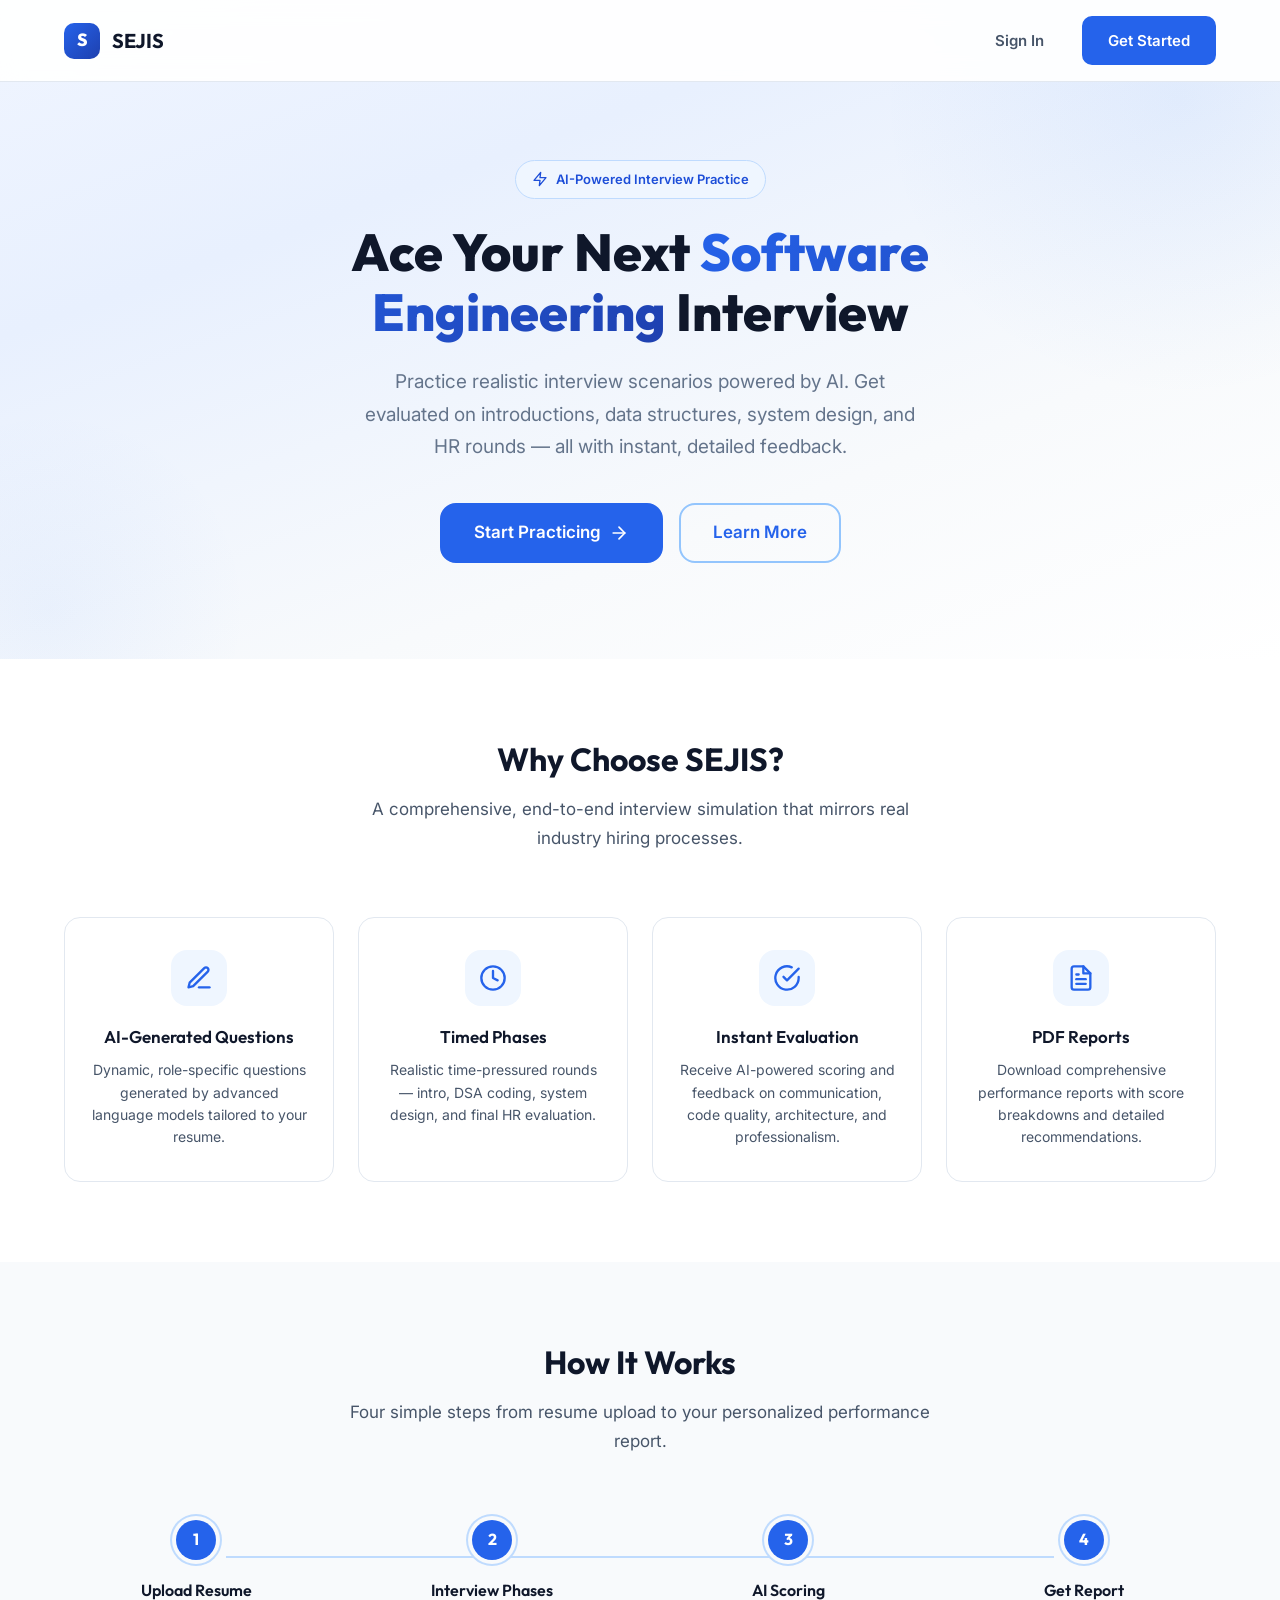
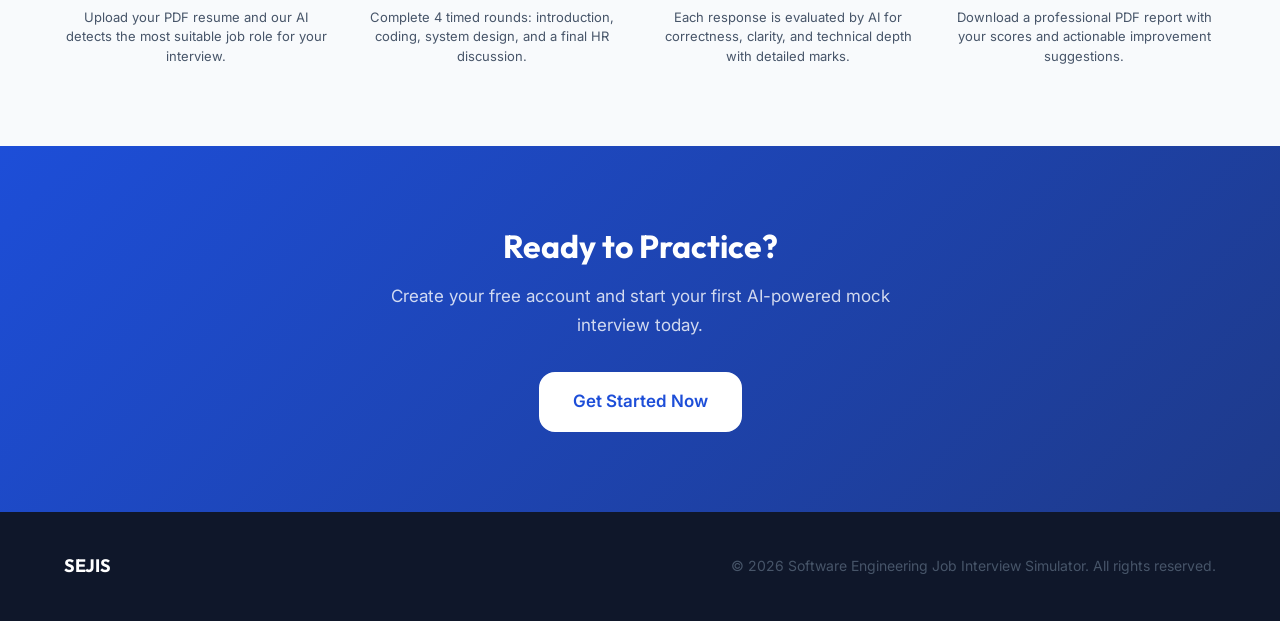
<file: frontend/index.html>
<!DOCTYPE html>
<html lang="en">
<head>
  <meta charset="UTF-8">
  <meta name="viewport" content="width=device-width, initial-scale=1.0">
  <meta name="description" content="SEJIS — AI-powered software engineering job interview simulator. Practice real interview scenarios with instant AI feedback.">
  <title>SEJIS — Software Engineering Job Interview Simulator</title>
  <link rel="stylesheet" href="css/global.css">
  <link rel="stylesheet" href="css/landing.css">
</head>
<body>

  <!-- ========== NAVBAR ========== -->
  <nav class="navbar" id="navbar">
    <div class="navbar-inner">
      <a href="index.html" class="navbar-brand">
        <div class="navbar-logo">S</div>
        <span class="navbar-title">SEJIS</span>
      </a>
      <div class="navbar-actions">
        <a href="auth.html" class="btn btn-ghost">Sign In</a>
        <a href="auth.html" class="btn btn-primary">Get Started</a>
      </div>
    </div>
  </nav>

  <!-- ========== HERO SECTION ========== -->
  <section class="hero">
    <div class="container">
      <div class="hero-content">
        <div class="hero-badge">
          <svg xmlns="http://www.w3.org/2000/svg" viewBox="0 0 24 24" fill="none" stroke="currentColor" stroke-width="2" stroke-linecap="round" stroke-linejoin="round"><polygon points="13 2 3 14 12 14 11 22 21 10 12 10 13 2"/></svg>
          AI-Powered Interview Practice
        </div>
        <h1>Ace Your Next <span>Software Engineering</span> Interview</h1>
        <p class="hero-subtitle">Practice realistic interview scenarios powered by AI. Get evaluated on introductions, data structures, system design, and HR rounds — all with instant, detailed feedback.</p>
        <div class="hero-actions">
          <a href="auth.html" class="btn btn-primary btn-lg">
            Start Practicing
            <svg xmlns="http://www.w3.org/2000/svg" width="20" height="20" viewBox="0 0 24 24" fill="none" stroke="currentColor" stroke-width="2" stroke-linecap="round" stroke-linejoin="round"><line x1="5" y1="12" x2="19" y2="12"/><polyline points="12 5 19 12 12 19"/></svg>
          </a>
          <a href="#features" class="btn btn-outline btn-lg">Learn More</a>
        </div>
      </div>
    </div>
  </section>

  <!-- ========== FEATURES SECTION ========== -->
  <section class="features" id="features">
    <div class="container">
      <div class="section-header">
        <h2>Why Choose SEJIS?</h2>
        <p>A comprehensive, end-to-end interview simulation that mirrors real industry hiring processes.</p>
      </div>
      <div class="features-grid">

        <div class="feature-card">
          <div class="feature-icon">
            <svg xmlns="http://www.w3.org/2000/svg" viewBox="0 0 24 24" fill="none" stroke="currentColor" stroke-width="2" stroke-linecap="round" stroke-linejoin="round"><path d="M12 20h9"/><path d="M16.5 3.5a2.121 2.121 0 0 1 3 3L7 19l-4 1 1-4L16.5 3.5z"/></svg>
          </div>
          <h4>AI-Generated Questions</h4>
          <p>Dynamic, role-specific questions generated by advanced language models tailored to your resume.</p>
        </div>

        <div class="feature-card">
          <div class="feature-icon">
            <svg xmlns="http://www.w3.org/2000/svg" viewBox="0 0 24 24" fill="none" stroke="currentColor" stroke-width="2" stroke-linecap="round" stroke-linejoin="round"><circle cx="12" cy="12" r="10"/><polyline points="12 6 12 12 16 14"/></svg>
          </div>
          <h4>Timed Phases</h4>
          <p>Realistic time-pressured rounds — intro, DSA coding, system design, and final HR evaluation.</p>
        </div>

        <div class="feature-card">
          <div class="feature-icon">
            <svg xmlns="http://www.w3.org/2000/svg" viewBox="0 0 24 24" fill="none" stroke="currentColor" stroke-width="2" stroke-linecap="round" stroke-linejoin="round"><path d="M22 11.08V12a10 10 0 1 1-5.93-9.14"/><polyline points="22 4 12 14.01 9 11.01"/></svg>
          </div>
          <h4>Instant Evaluation</h4>
          <p>Receive AI-powered scoring and feedback on communication, code quality, architecture, and professionalism.</p>
        </div>

        <div class="feature-card">
          <div class="feature-icon">
            <svg xmlns="http://www.w3.org/2000/svg" viewBox="0 0 24 24" fill="none" stroke="currentColor" stroke-width="2" stroke-linecap="round" stroke-linejoin="round"><path d="M14 2H6a2 2 0 0 0-2 2v16a2 2 0 0 0 2 2h12a2 2 0 0 0 2-2V8z"/><polyline points="14 2 14 8 20 8"/><line x1="16" y1="13" x2="8" y2="13"/><line x1="16" y1="17" x2="8" y2="17"/><polyline points="10 9 9 9 8 9"/></svg>
          </div>
          <h4>PDF Reports</h4>
          <p>Download comprehensive performance reports with score breakdowns and detailed recommendations.</p>
        </div>

      </div>
    </div>
  </section>

  <!-- ========== HOW IT WORKS ========== -->
  <section class="how-it-works" id="how-it-works">
    <div class="container">
      <div class="section-header">
        <h2>How It Works</h2>
        <p>Four simple steps from resume upload to your personalized performance report.</p>
      </div>
      <div class="steps-grid">

        <div class="step-card">
          <div class="step-number">1</div>
          <h4>Upload Resume</h4>
          <p>Upload your PDF resume and our AI detects the most suitable job role for your interview.</p>
        </div>

        <div class="step-card">
          <div class="step-number">2</div>
          <h4>Interview Phases</h4>
          <p>Complete 4 timed rounds: introduction, coding, system design, and a final HR discussion.</p>
        </div>

        <div class="step-card">
          <div class="step-number">3</div>
          <h4>AI Scoring</h4>
          <p>Each response is evaluated by AI for correctness, clarity, and technical depth with detailed marks.</p>
        </div>

        <div class="step-card">
          <div class="step-number">4</div>
          <h4>Get Report</h4>
          <p>Download a professional PDF report with your scores and actionable improvement suggestions.</p>
        </div>

      </div>
    </div>
  </section>

  <!-- ========== CTA SECTION ========== -->
  <section class="cta-section">
    <div class="container">
      <h2>Ready to Practice?</h2>
      <p>Create your free account and start your first AI-powered mock interview today.</p>
      <a href="auth.html" class="btn btn-primary btn-lg">Get Started Now</a>
    </div>
  </section>

  <!-- ========== FOOTER ========== -->
  <footer class="footer">
    <div class="footer-inner">
      <div class="footer-brand">SEJIS</div>
      <p>&copy; 2026 Software Engineering Job Interview Simulator. All rights reserved.</p>
    </div>
  </footer>

  <!-- Navbar scroll effect -->
  <script>
    window.addEventListener('scroll', () => {
      const navbar = document.getElementById('navbar');
      if (window.scrollY > 20) {
        navbar.classList.add('scrolled');
      } else {
        navbar.classList.remove('scrolled');
      }
    });
  </script>

</body>
</html>
</file>
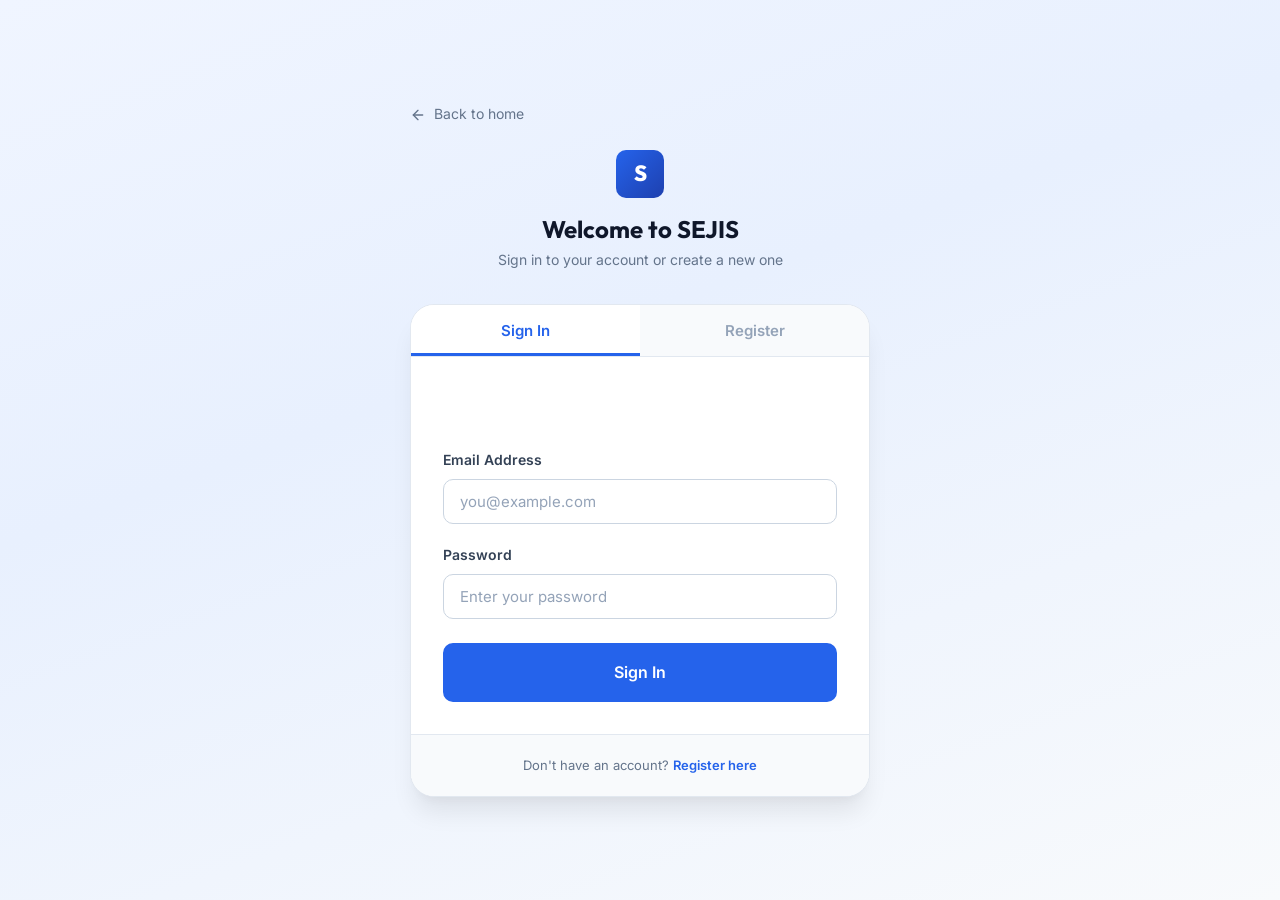
<file: frontend/auth.html>
<!DOCTYPE html>
<html lang="en">
<head>
  <meta charset="UTF-8">
  <meta name="viewport" content="width=device-width, initial-scale=1.0">
  <meta name="description" content="Sign in or create an account on SEJIS to start practicing AI-powered mock interviews.">
  <title>Sign In — SEJIS</title>
  <link rel="stylesheet" href="css/global.css">
  <link rel="stylesheet" href="css/auth.css">
</head>
<body>

  <div class="auth-page">
    <div class="auth-wrapper">

      <!-- Back Link -->
      <a href="index.html" class="auth-back">
        <svg xmlns="http://www.w3.org/2000/svg" width="16" height="16" viewBox="0 0 24 24" fill="none" stroke="currentColor" stroke-width="2" stroke-linecap="round" stroke-linejoin="round"><line x1="19" y1="12" x2="5" y2="12"/><polyline points="12 19 5 12 12 5"/></svg>
        Back to home
      </a>

      <!-- Branding -->
      <div class="auth-brand">
        <div class="auth-brand-logo">S</div>
        <h2>Welcome to SEJIS</h2>
        <p class="text-muted">Sign in to your account or create a new one</p>
      </div>

      <!-- Auth Card -->
      <div class="auth-card">

        <!-- Tab Switcher -->
        <div class="auth-tabs">
          <button class="auth-tab active" data-tab="login-panel" id="tab-login">Sign In</button>
          <button class="auth-tab" data-tab="register-panel" id="tab-register">Register</button>
        </div>

        <div class="auth-body">

          <!-- ===== LOGIN PANEL ===== -->
          <div class="auth-panel active" id="login-panel">
            <div class="auth-message" id="login-message"></div>
            <form class="auth-form" id="login-form">
              <div class="form-group">
                <label class="form-label" for="login-email">Email Address</label>
                <input type="email" class="form-input" id="login-email" placeholder="you@example.com" required autocomplete="email">
              </div>
              <div class="form-group">
                <label class="form-label" for="login-password">Password</label>
                <input type="password" class="form-input" id="login-password" placeholder="Enter your password" required autocomplete="current-password">
              </div>
              <button type="submit" class="btn btn-primary">Sign In</button>
            </form>
          </div>

          <!-- ===== REGISTER PANEL ===== -->
          <div class="auth-panel" id="register-panel">
            <div class="auth-message" id="register-message"></div>
            <form class="auth-form" id="register-form">
              <div class="form-group">
                <label class="form-label" for="register-name">Full Name</label>
                <input type="text" class="form-input" id="register-name" placeholder="John Doe" required minlength="2" autocomplete="name">
              </div>
              <div class="form-group">
                <label class="form-label" for="register-email">Email Address</label>
                <input type="email" class="form-input" id="register-email" placeholder="you@example.com" required autocomplete="email">
              </div>
              <div class="form-group">
                <label class="form-label" for="register-password">Password</label>
                <input type="password" class="form-input" id="register-password" placeholder="Min. 6 characters" required minlength="6" autocomplete="new-password">
                <p class="password-hint">Must be at least 6 characters long</p>
              </div>
              <div class="form-group">
                <label class="form-label" for="register-confirm-password">Confirm Password</label>
                <input type="password" class="form-input" id="register-confirm-password" placeholder="Re-enter your password" required autocomplete="new-password">
              </div>
              <button type="submit" class="btn btn-primary">Create Account</button>
            </form>
          </div>

        </div>

        <!-- Footer -->
        <div class="auth-footer">
          <span id="auth-footer-text">Don't have an account? <a href="#" id="auth-switch-link">Register here</a></span>
        </div>

      </div>

    </div>
  </div>

  <script src="js/api.js"></script>
  <script src="js/auth.js"></script>

  <!-- Footer link switches tabs -->
  <script>
    document.getElementById('auth-switch-link').addEventListener('click', (e) => {
      e.preventDefault();
      const loginTab = document.getElementById('tab-login');
      const registerTab = document.getElementById('tab-register');
      const footerText = document.getElementById('auth-footer-text');
      const link = document.getElementById('auth-switch-link');

      if (registerTab.classList.contains('active')) {
        loginTab.click();
        footerText.innerHTML = 'Don\'t have an account? <a href="#" id="auth-switch-link">Register here</a>';
      } else {
        registerTab.click();
        footerText.innerHTML = 'Already have an account? <a href="#" id="auth-switch-link">Sign in</a>';
      }

      // Re-attach event listener to the new link
      document.getElementById('auth-switch-link').addEventListener('click', arguments.callee.bind(null, e));
    });
  </script>

</body>
</html>
</file>
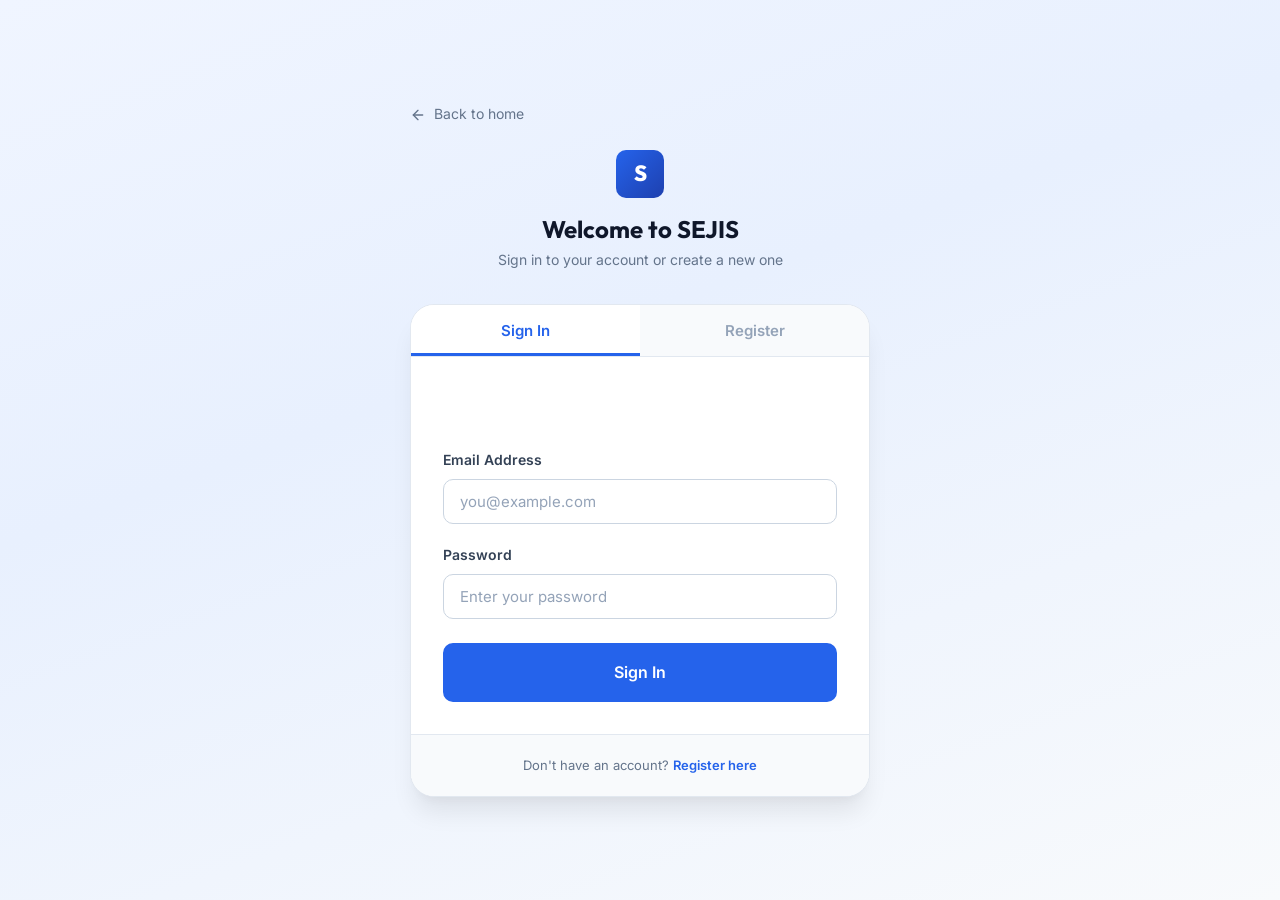
<file: frontend/dashboard.html>
<!DOCTYPE html>
<html lang="en">
<head>
  <meta charset="UTF-8">
  <meta name="viewport" content="width=device-width, initial-scale=1.0">
  <meta name="description" content="Your SEJIS dashboard — view interview history, scores, and download performance reports.">
  <title>Dashboard — SEJIS</title>
  <link rel="stylesheet" href="css/global.css">
  <link rel="stylesheet" href="css/dashboard.css">
</head>
<body class="dashboard-page">

  <!-- ========== HEADER ========== -->
  <header class="dash-header">
    <div class="dash-header-inner">
      <a href="dashboard.html" class="dash-brand">
        <div class="dash-brand-icon">S</div>
        <span class="dash-brand-text">SEJIS</span>
      </a>
      <div class="dash-user-actions">
        <a href="interview-upload.html" class="btn btn-primary btn-sm">
          <svg xmlns="http://www.w3.org/2000/svg" width="16" height="16" viewBox="0 0 24 24" fill="none" stroke="currentColor" stroke-width="2" stroke-linecap="round" stroke-linejoin="round"><line x1="12" y1="5" x2="12" y2="19"/><line x1="5" y1="12" x2="19" y2="12"/></svg>
          New Interview
        </a>
        <button class="btn btn-ghost btn-sm" id="logout-btn">
          <svg xmlns="http://www.w3.org/2000/svg" width="16" height="16" viewBox="0 0 24 24" fill="none" stroke="currentColor" stroke-width="2" stroke-linecap="round" stroke-linejoin="round"><path d="M9 21H5a2 2 0 0 1-2-2V5a2 2 0 0 1 2-2h4"/><polyline points="16 17 21 12 16 7"/><line x1="21" y1="12" x2="9" y2="12"/></svg>
          Logout
        </button>
      </div>
    </div>
  </header>

  <!-- ========== MAIN CONTENT ========== -->
  <main class="dash-content fade-in">

    <!-- Welcome -->
    <div class="dash-welcome">
      <h1>Interview Dashboard</h1>
      <p>Track your interview performance and download detailed reports.</p>
    </div>

    <!-- Stats Row -->
    <div class="dash-stats" id="stats-section">
      <div class="stat-card">
        <div class="stat-icon blue">
          <svg xmlns="http://www.w3.org/2000/svg" viewBox="0 0 24 24" fill="none" stroke="currentColor" stroke-width="2" stroke-linecap="round" stroke-linejoin="round"><rect x="2" y="7" width="20" height="14" rx="2" ry="2"/><path d="M16 21V5a2 2 0 0 0-2-2h-4a2 2 0 0 0-2 2v16"/></svg>
        </div>
        <div class="stat-info">
          <h3 id="stat-total">0</h3>
          <p>Total Interviews</p>
        </div>
      </div>
      <div class="stat-card">
        <div class="stat-icon green">
          <svg xmlns="http://www.w3.org/2000/svg" viewBox="0 0 24 24" fill="none" stroke="currentColor" stroke-width="2" stroke-linecap="round" stroke-linejoin="round"><path d="M22 11.08V12a10 10 0 1 1-5.93-9.14"/><polyline points="22 4 12 14.01 9 11.01"/></svg>
        </div>
        <div class="stat-info">
          <h3 id="stat-avg">0</h3>
          <p>Average Score</p>
        </div>
      </div>
      <div class="stat-card">
        <div class="stat-icon amber">
          <svg xmlns="http://www.w3.org/2000/svg" viewBox="0 0 24 24" fill="none" stroke="currentColor" stroke-width="2" stroke-linecap="round" stroke-linejoin="round"><polygon points="12 2 15.09 8.26 22 9.27 17 14.14 18.18 21.02 12 17.77 5.82 21.02 7 14.14 2 9.27 8.91 8.26 12 2"/></svg>
        </div>
        <div class="stat-info">
          <h3 id="stat-best">0</h3>
          <p>Best Score</p>
        </div>
      </div>
    </div>

    <!-- Interview History Table -->
    <div class="dash-table-section">

      <div class="dash-table-header">
        <h3>Interview History</h3>
        <a href="interview-upload.html" class="btn btn-primary btn-sm">
          <svg xmlns="http://www.w3.org/2000/svg" width="16" height="16" viewBox="0 0 24 24" fill="none" stroke="currentColor" stroke-width="2" stroke-linecap="round" stroke-linejoin="round"><line x1="12" y1="5" x2="12" y2="19"/><line x1="5" y1="12" x2="19" y2="12"/></svg>
          Start New Interview
        </a>
      </div>

      <!-- Table -->
      <div class="dash-table-wrap" id="table-wrap">
        <table class="dash-table">
          <thead>
            <tr>
              <th>#</th>
              <th>Job Role</th>
              <th>Intro</th>
              <th>DSA</th>
              <th>System Design</th>
              <th>HR Final</th>
              <th>Total</th>
              <th>Date</th>
              <th>Report</th>
            </tr>
          </thead>
          <tbody id="dashboard-table-body">
            <!-- Rows rendered by JS -->
          </tbody>
        </table>
      </div>

      <!-- Empty State -->
      <div class="empty-state hidden" id="empty-state">
        <svg xmlns="http://www.w3.org/2000/svg" viewBox="0 0 24 24" fill="none" stroke="currentColor" stroke-width="1.5" stroke-linecap="round" stroke-linejoin="round"><rect x="2" y="7" width="20" height="14" rx="2" ry="2"/><path d="M16 21V5a2 2 0 0 0-2-2h-4a2 2 0 0 0-2 2v16"/></svg>
        <h4>No Interviews Yet</h4>
        <p>Start your first AI-powered mock interview and your results will appear here.</p>
        <a href="interview-upload.html" class="btn btn-primary">Start Your First Interview</a>
      </div>

    </div>

  </main>

  <script src="js/api.js"></script>
  <script src="js/dashboard.js"></script>

</body>
</html>
</file>
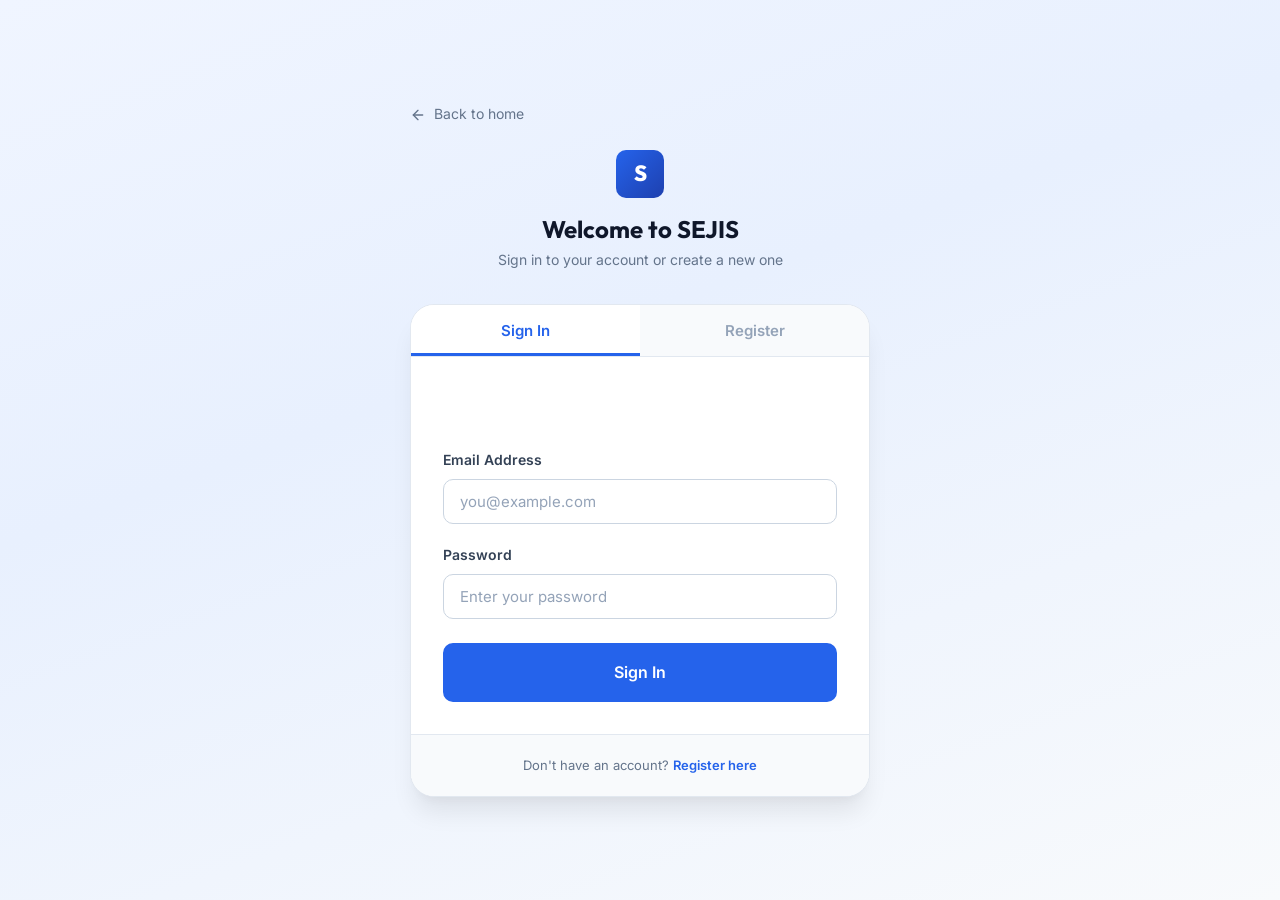
<file: frontend/interview-complete.html>
<!DOCTYPE html>
<html lang="en">
<head>
  <meta charset="UTF-8">
  <meta name="viewport" content="width=device-width, initial-scale=1.0">
  <meta name="description" content="SEJIS AI Interview — Interview complete! Submit and download your performance report.">
  <title>Interview Complete — SEJIS</title>
  <link rel="stylesheet" href="css/global.css">
  <link rel="stylesheet" href="css/interview.css">
</head>
<body class="interview-page">

  <!-- ========== HEADER ========== -->
  <header class="interview-header">
    <div class="interview-header-inner">
      <a href="dashboard.html" class="interview-brand">
        <div class="interview-brand-icon">S</div>
        <span>SEJIS Interview</span>
      </a>
      <a href="dashboard.html" class="btn btn-ghost btn-sm">
        <svg xmlns="http://www.w3.org/2000/svg" width="16" height="16" viewBox="0 0 24 24" fill="none" stroke="currentColor" stroke-width="2" stroke-linecap="round" stroke-linejoin="round"><line x1="19" y1="12" x2="5" y2="12"/><polyline points="12 19 5 12 12 5"/></svg>
        Dashboard
      </a>
    </div>
  </header>

  <!-- ========== PROGRESS BAR ========== -->
  <div class="progress-bar-container">
    <div class="progress-bar-inner">
      <div class="progress-steps">
        <div class="progress-step completed">
          <div class="progress-step-circle">1</div>
          <span class="progress-step-label">Resume</span>
        </div>
        <div class="progress-step completed">
          <div class="progress-step-circle">2</div>
          <span class="progress-step-label">Intro</span>
        </div>
        <div class="progress-step completed">
          <div class="progress-step-circle">3</div>
          <span class="progress-step-label">DSA</span>
        </div>
        <div class="progress-step completed">
          <div class="progress-step-circle">4</div>
          <span class="progress-step-label">System Design</span>
        </div>
        <div class="progress-step completed">
          <div class="progress-step-circle">5</div>
          <span class="progress-step-label">Final</span>
        </div>
      </div>
    </div>
  </div>

  <!-- ========== MAIN CONTENT ========== -->
  <main class="interview-content">

    <!-- Phase 5: Completion -->
    <div class="phase-section active" id="phase-complete">
      <div class="phase-card">
        <div class="phase-card-body">
          <div class="completion-section">
            <div class="completion-icon">
              <svg xmlns="http://www.w3.org/2000/svg" viewBox="0 0 24 24" fill="none" stroke="currentColor" stroke-width="2" stroke-linecap="round" stroke-linejoin="round"><path d="M22 11.08V12a10 10 0 1 1-5.93-9.14"/><polyline points="22 4 12 14.01 9 11.01"/></svg>
            </div>
            <h2>Interview Complete!</h2>
            <p>Great job! All four phases have been completed. Submit your interview to save your scores and generate your performance report.</p>

            <div class="mb-6">
              <span class="text-muted">Your Total Score:</span>
              <div style="font-size: 2rem; font-weight: 800; color: var(--color-primary-700); margin-top: 4px;" id="final-total-score">—</div>
            </div>

            <div class="completion-actions">
              <button class="btn btn-success btn-lg" id="submit-interview-btn">
                <svg xmlns="http://www.w3.org/2000/svg" width="18" height="18" viewBox="0 0 24 24" fill="none" stroke="currentColor" stroke-width="2" stroke-linecap="round" stroke-linejoin="round"><path d="M22 11.08V12a10 10 0 1 1-5.93-9.14"/><polyline points="22 4 12 14.01 9 11.01"/></svg>
                Submit Interview
              </button>
              <button class="btn btn-primary btn-lg hidden" id="download-report-btn">
                <svg xmlns="http://www.w3.org/2000/svg" width="18" height="18" viewBox="0 0 24 24" fill="none" stroke="currentColor" stroke-width="2" stroke-linecap="round" stroke-linejoin="round"><path d="M21 15v4a2 2 0 0 1-2 2H5a2 2 0 0 1-2-2v-4"/><polyline points="7 10 12 15 17 10"/><line x1="12" y1="15" x2="12" y2="3"/></svg>
                Download Report
              </button>
              <a href="dashboard.html" class="btn btn-outline btn-lg hidden" id="back-to-dashboard-btn">
                Back to Dashboard
              </a>
            </div>
          </div>
        </div>
      </div>
    </div>

  </main>

  <script src="js/api.js"></script>
  <script src="js/speech.js"></script>
  <script src="js/interview.js"></script>

</body>
</html>
</file>
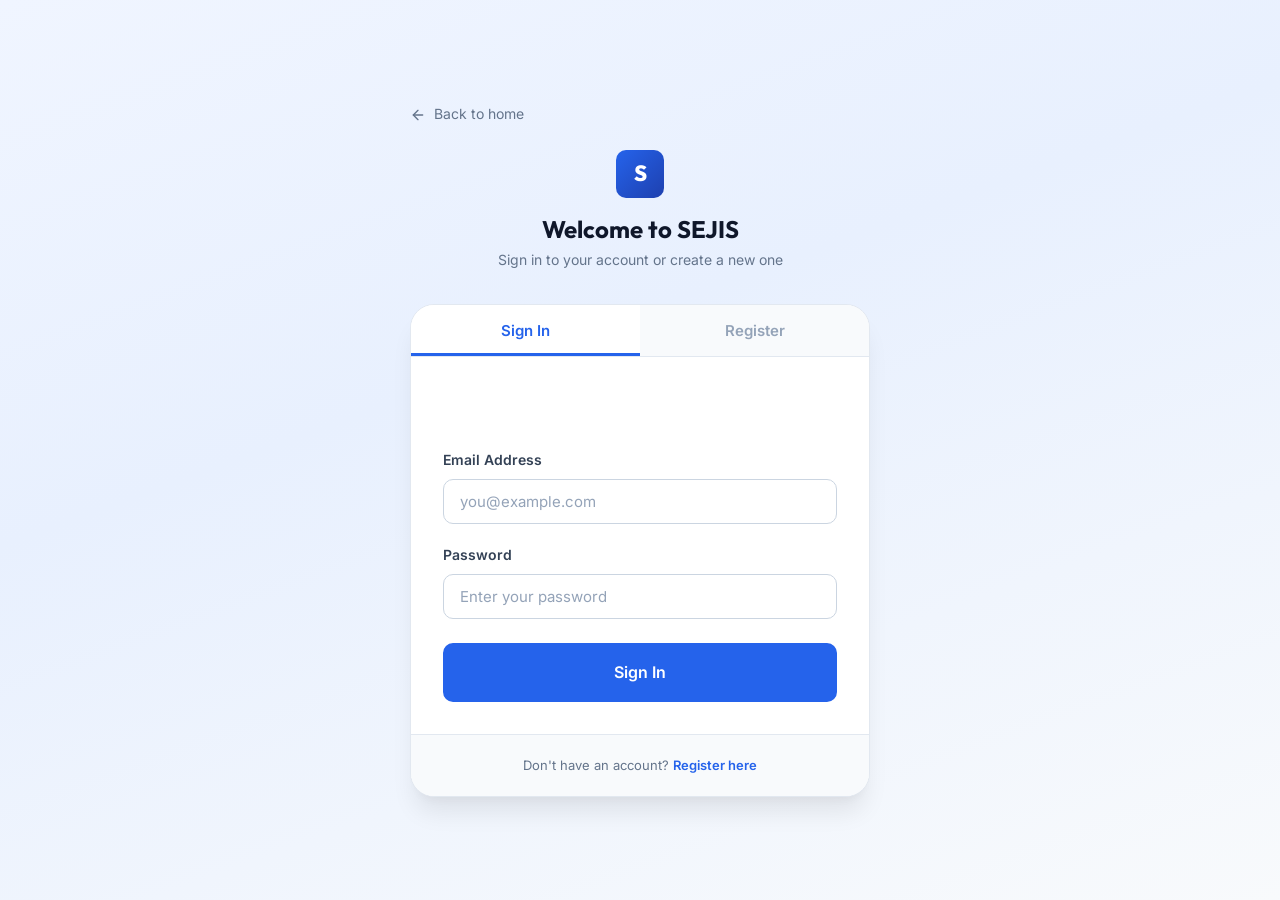
<file: frontend/interview-dsa.html>
<!DOCTYPE html>
<html lang="en">
<head>
  <meta charset="UTF-8">
  <meta name="viewport" content="width=device-width, initial-scale=1.0">
  <meta name="description" content="SEJIS AI Interview — Data Structures & Algorithms coding challenge.">
  <title>DSA Challenge — SEJIS Interview</title>
  <link rel="stylesheet" href="css/global.css">
  <link rel="stylesheet" href="css/interview.css">
</head>
<body class="interview-page">

  <!-- ========== HEADER ========== -->
  <header class="interview-header">
    <div class="interview-header-inner">
      <a href="dashboard.html" class="interview-brand" id="interview-back-btn">
        <div class="interview-brand-icon">S</div>
        <span>SEJIS Interview</span>
      </a>
      <a href="dashboard.html" class="btn btn-ghost btn-sm">
        <svg xmlns="http://www.w3.org/2000/svg" width="16" height="16" viewBox="0 0 24 24" fill="none" stroke="currentColor" stroke-width="2" stroke-linecap="round" stroke-linejoin="round"><line x1="19" y1="12" x2="5" y2="12"/><polyline points="12 19 5 12 12 5"/></svg>
        Dashboard
      </a>
    </div>
  </header>

  <!-- ========== PROGRESS BAR ========== -->
  <div class="progress-bar-container">
    <div class="progress-bar-inner">
      <div class="progress-steps">
        <div class="progress-step completed">
          <div class="progress-step-circle">1</div>
          <span class="progress-step-label">Resume</span>
        </div>
        <div class="progress-step completed">
          <div class="progress-step-circle">2</div>
          <span class="progress-step-label">Intro</span>
        </div>
        <div class="progress-step active">
          <div class="progress-step-circle">3</div>
          <span class="progress-step-label">DSA</span>
        </div>
        <div class="progress-step">
          <div class="progress-step-circle">4</div>
          <span class="progress-step-label">System Design</span>
        </div>
        <div class="progress-step">
          <div class="progress-step-circle">5</div>
          <span class="progress-step-label">Final</span>
        </div>
      </div>
    </div>
  </div>

  <!-- ========== MAIN CONTENT ========== -->
  <main class="interview-content">

    <!-- Phase 2: DSA -->
    <div class="phase-section active" id="phase-dsa">
      <div class="phase-card">
        <div class="phase-card-header">
          <h3>
            <svg xmlns="http://www.w3.org/2000/svg" width="22" height="22" viewBox="0 0 24 24" fill="none" stroke="currentColor" stroke-width="2" stroke-linecap="round" stroke-linejoin="round"><polyline points="16 18 22 12 16 6"/><polyline points="8 6 2 12 8 18"/></svg>
            Phase 2 — Data Structures &amp; Algorithms
          </h3>
          <div class="flex items-center gap-3">
            <div class="speaking-indicator hidden" id="dsa-speaking">
              <div class="speaking-bars"><span></span><span></span><span></span><span></span></div>
              Speaking
            </div>
            <div class="timer-display" id="dsa-timer">15:00</div>
          </div>
        </div>
        <div class="phase-card-body">

          <!-- Loading -->
          <div class="phase-loading" id="dsa-loading">
            <div class="spinner spinner-dark"></div>
            Generating DSA question...
          </div>

          <div id="dsa-content" class="hidden">
            <!-- Question -->
            <div class="question-display">
              <div class="question-text" id="dsa-question-text">Loading question...</div>
            </div>

            <!-- Code Editor -->
            <div class="code-editor-container">
              <div class="code-editor-header">
                <div class="code-editor-dots">
                  <span></span><span></span><span></span>
                </div>
                <span class="code-editor-label">solution.py</span>
              </div>
              <textarea class="code-editor" id="dsa-code-editor" placeholder="# Write your code solution here..." spellcheck="false"></textarea>
            </div>

            <div class="phase-actions">
              <button class="btn btn-primary btn-lg" id="dsa-submit-btn">
                <svg xmlns="http://www.w3.org/2000/svg" width="18" height="18" viewBox="0 0 24 24" fill="none" stroke="currentColor" stroke-width="2" stroke-linecap="round" stroke-linejoin="round"><polyline points="9 11 12 14 22 4"/><path d="M21 12v7a2 2 0 0 1-2 2H5a2 2 0 0 1-2-2V5a2 2 0 0 1 2-2h11"/></svg>
                Submit Code
              </button>
            </div>
          </div>
        </div>
      </div>
    </div>

  </main>

  <script src="js/api.js"></script>
  <script src="js/speech.js"></script>
  <script src="js/interview.js"></script>

</body>
</html>
</file>
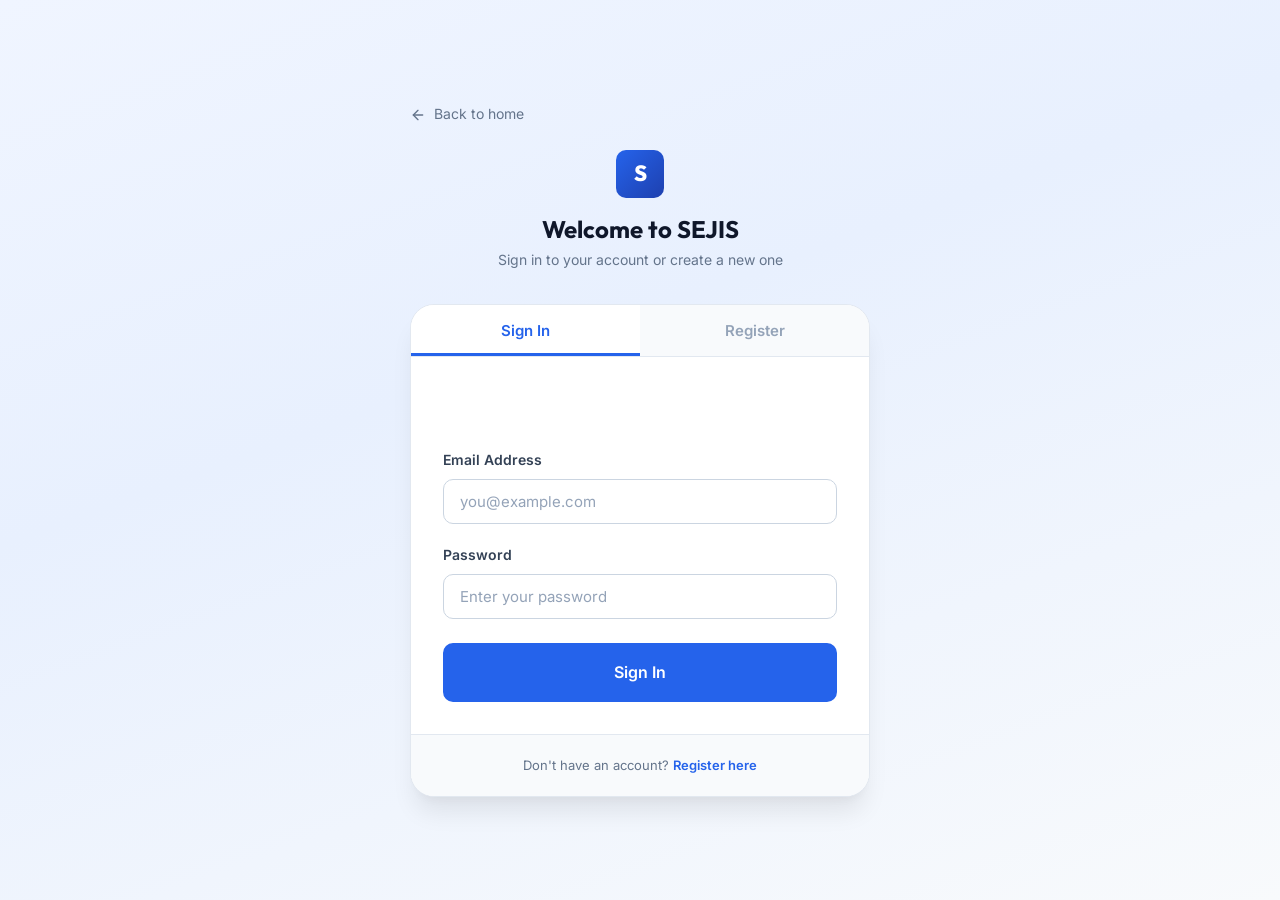
<file: frontend/interview-final.html>
<!DOCTYPE html>
<html lang="en">
<head>
  <meta charset="UTF-8">
  <meta name="viewport" content="width=device-width, initial-scale=1.0">
  <meta name="description" content="SEJIS AI Interview — Final HR round with voice interaction.">
  <title>Final Round — SEJIS Interview</title>
  <link rel="stylesheet" href="css/global.css">
  <link rel="stylesheet" href="css/interview.css">
</head>
<body class="interview-page">

  <!-- ========== HEADER ========== -->
  <header class="interview-header">
    <div class="interview-header-inner">
      <a href="dashboard.html" class="interview-brand" id="interview-back-btn">
        <div class="interview-brand-icon">S</div>
        <span>SEJIS Interview</span>
      </a>
      <a href="dashboard.html" class="btn btn-ghost btn-sm">
        <svg xmlns="http://www.w3.org/2000/svg" width="16" height="16" viewBox="0 0 24 24" fill="none" stroke="currentColor" stroke-width="2" stroke-linecap="round" stroke-linejoin="round"><line x1="19" y1="12" x2="5" y2="12"/><polyline points="12 19 5 12 12 5"/></svg>
        Dashboard
      </a>
    </div>
  </header>

  <!-- ========== PROGRESS BAR ========== -->
  <div class="progress-bar-container">
    <div class="progress-bar-inner">
      <div class="progress-steps">
        <div class="progress-step completed">
          <div class="progress-step-circle">1</div>
          <span class="progress-step-label">Resume</span>
        </div>
        <div class="progress-step completed">
          <div class="progress-step-circle">2</div>
          <span class="progress-step-label">Intro</span>
        </div>
        <div class="progress-step completed">
          <div class="progress-step-circle">3</div>
          <span class="progress-step-label">DSA</span>
        </div>
        <div class="progress-step completed">
          <div class="progress-step-circle">4</div>
          <span class="progress-step-label">System Design</span>
        </div>
        <div class="progress-step active">
          <div class="progress-step-circle">5</div>
          <span class="progress-step-label">Final</span>
        </div>
      </div>
    </div>
  </div>

  <!-- ========== MAIN CONTENT ========== -->
  <main class="interview-content">

    <!-- Phase 4: Final / HR -->
    <div class="phase-section active" id="phase-final">
      <div class="phase-card">
        <div class="phase-card-header">
          <h3>
            <svg xmlns="http://www.w3.org/2000/svg" width="22" height="22" viewBox="0 0 24 24" fill="none" stroke="currentColor" stroke-width="2" stroke-linecap="round" stroke-linejoin="round"><path d="M17 21v-2a4 4 0 0 0-4-4H5a4 4 0 0 0-4 4v2"/><circle cx="9" cy="7" r="4"/><path d="M23 21v-2a4 4 0 0 0-3-3.87"/><path d="M16 3.13a4 4 0 0 1 0 7.75"/></svg>
            Phase 4 — Final Round
          </h3>
          <div class="flex items-center gap-3">
            <div class="speaking-indicator hidden" id="final-speaking">
              <div class="speaking-bars"><span></span><span></span><span></span><span></span></div>
              Speaking
            </div>
            <div class="timer-display" id="final-timer">05:00</div>
          </div>
        </div>
        <div class="phase-card-body">

          <!-- Loading -->
          <div class="phase-loading" id="final-loading">
            <div class="spinner spinner-dark"></div>
            Generating final question...
          </div>

          <div id="final-content" class="hidden">
            <!-- Question -->
            <div class="question-display">
              <div class="question-text" id="final-question-text">Loading question...</div>
            </div>

            <!-- Speech Input -->
            <div class="speech-controls">
              <div class="speech-indicator listening" id="final-stt-indicator">
                <div class="speech-dot"></div>
                <span>Listening... Speak your answer</span>
              </div>
              <textarea class="transcript-area" id="final-transcript" placeholder="Your spoken response will appear here. You can also type your answer..."></textarea>
            </div>

            <div class="phase-actions">
              <button class="btn btn-primary btn-lg" id="final-submit-btn">
                Submit Answer
                <svg xmlns="http://www.w3.org/2000/svg" width="18" height="18" viewBox="0 0 24 24" fill="none" stroke="currentColor" stroke-width="2" stroke-linecap="round" stroke-linejoin="round"><polyline points="9 11 12 14 22 4"/><path d="M21 12v7a2 2 0 0 1-2 2H5a2 2 0 0 1-2-2V5a2 2 0 0 1 2-2h11"/></svg>
              </button>
            </div>
          </div>
        </div>
      </div>
    </div>

  </main>

  <script src="js/api.js"></script>
  <script src="js/speech.js"></script>
  <script src="js/interview.js"></script>

</body>
</html>
</file>
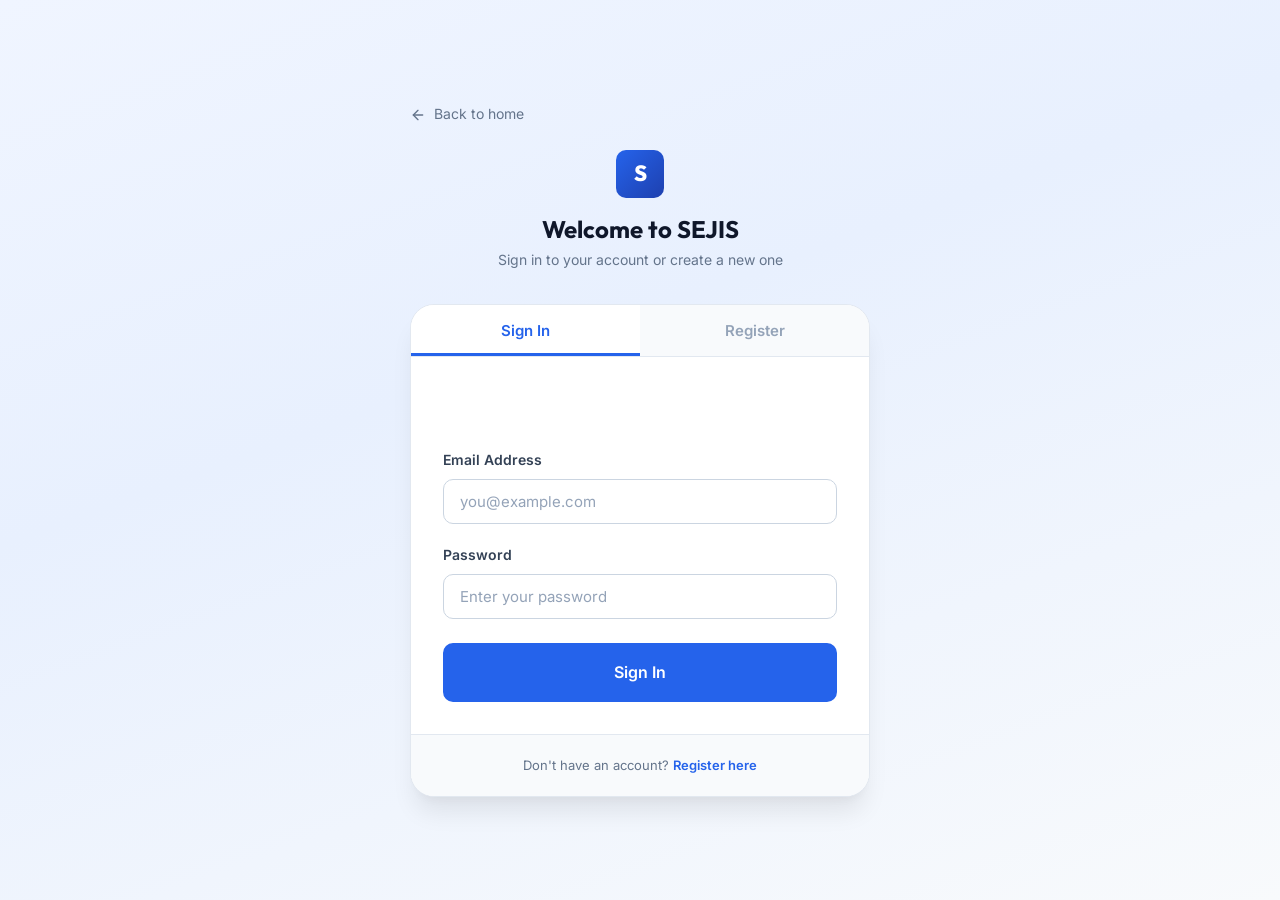
<file: frontend/interview-intro.html>
<!DOCTYPE html>
<html lang="en">
<head>
  <meta charset="UTF-8">
  <meta name="viewport" content="width=device-width, initial-scale=1.0">
  <meta name="description" content="SEJIS AI Interview — Introduction phase with timed voice interaction.">
  <title>Introduction — SEJIS Interview</title>
  <link rel="stylesheet" href="css/global.css">
  <link rel="stylesheet" href="css/interview.css">
</head>
<body class="interview-page">

  <!-- ========== HEADER ========== -->
  <header class="interview-header">
    <div class="interview-header-inner">
      <a href="dashboard.html" class="interview-brand" id="interview-back-btn">
        <div class="interview-brand-icon">S</div>
        <span>SEJIS Interview</span>
      </a>
      <a href="dashboard.html" class="btn btn-ghost btn-sm">
        <svg xmlns="http://www.w3.org/2000/svg" width="16" height="16" viewBox="0 0 24 24" fill="none" stroke="currentColor" stroke-width="2" stroke-linecap="round" stroke-linejoin="round"><line x1="19" y1="12" x2="5" y2="12"/><polyline points="12 19 5 12 12 5"/></svg>
        Dashboard
      </a>
    </div>
  </header>

  <!-- ========== PROGRESS BAR ========== -->
  <div class="progress-bar-container">
    <div class="progress-bar-inner">
      <div class="progress-steps">
        <div class="progress-step completed">
          <div class="progress-step-circle">1</div>
          <span class="progress-step-label">Resume</span>
        </div>
        <div class="progress-step active">
          <div class="progress-step-circle">2</div>
          <span class="progress-step-label">Intro</span>
        </div>
        <div class="progress-step">
          <div class="progress-step-circle">3</div>
          <span class="progress-step-label">DSA</span>
        </div>
        <div class="progress-step">
          <div class="progress-step-circle">4</div>
          <span class="progress-step-label">System Design</span>
        </div>
        <div class="progress-step">
          <div class="progress-step-circle">5</div>
          <span class="progress-step-label">Final</span>
        </div>
      </div>
    </div>
  </div>

  <!-- ========== MAIN CONTENT ========== -->
  <main class="interview-content">

    <!-- Phase 1: Introduction -->
    <div class="phase-section active" id="phase-intro">
      <div class="phase-card">
        <div class="phase-card-header">
          <h3>
            <svg xmlns="http://www.w3.org/2000/svg" width="22" height="22" viewBox="0 0 24 24" fill="none" stroke="currentColor" stroke-width="2" stroke-linecap="round" stroke-linejoin="round"><path d="M20 21v-2a4 4 0 0 0-4-4H8a4 4 0 0 0-4 4v2"/><circle cx="12" cy="7" r="4"/></svg>
            Phase 1 — Introduction
          </h3>
          <div class="flex items-center gap-3">
            <div class="speaking-indicator hidden" id="intro-speaking">
              <div class="speaking-bars"><span></span><span></span><span></span><span></span></div>
              Speaking
            </div>
            <div class="timer-display" id="intro-timer">05:00</div>
          </div>
        </div>
        <div class="phase-card-body">

          <!-- Loading -->
          <div class="phase-loading" id="intro-loading">
            <div class="spinner spinner-dark"></div>
            Loading introduction question...
          </div>

          <div id="intro-content">
            <!-- Question -->
            <div class="question-display">
              <div class="question-text" id="intro-question-text">Loading question...</div>
            </div>

            <!-- Speech Input -->
            <div class="speech-controls">
              <div class="speech-indicator listening" id="intro-stt-indicator">
                <div class="speech-dot"></div>
                <span>Listening... Speak your answer</span>
              </div>
              <textarea class="transcript-area" id="intro-transcript" placeholder="Your spoken response will appear here. You can also type your answer..."></textarea>
            </div>

            <div class="phase-actions">
              <button class="btn btn-primary btn-lg" id="intro-next-btn">
                Next Phase
                <svg xmlns="http://www.w3.org/2000/svg" width="18" height="18" viewBox="0 0 24 24" fill="none" stroke="currentColor" stroke-width="2" stroke-linecap="round" stroke-linejoin="round"><line x1="5" y1="12" x2="19" y2="12"/><polyline points="12 5 19 12 12 19"/></svg>
              </button>
            </div>
          </div>
        </div>
      </div>
    </div>

  </main>

  <script src="js/api.js"></script>
  <script src="js/speech.js"></script>
  <script src="js/interview.js"></script>

</body>
</html>
</file>
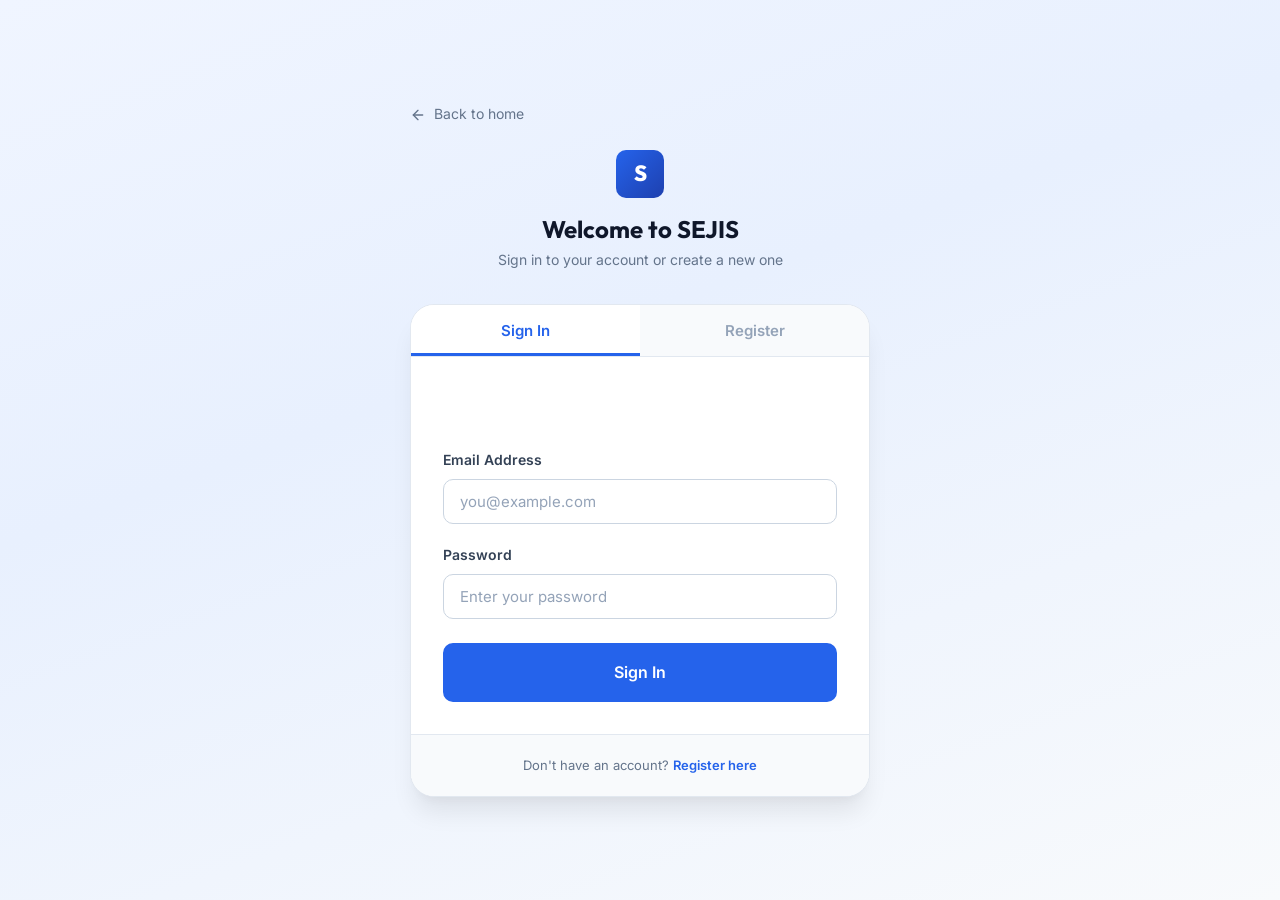
<file: frontend/interview-sysd.html>
<!DOCTYPE html>
<html lang="en">
<head>
  <meta charset="UTF-8">
  <meta name="viewport" content="width=device-width, initial-scale=1.0">
  <meta name="description" content="SEJIS AI Interview — System Design phase with diagram upload.">
  <title>System Design — SEJIS Interview</title>
  <link rel="stylesheet" href="css/global.css">
  <link rel="stylesheet" href="css/interview.css">
</head>
<body class="interview-page">

  <!-- ========== HEADER ========== -->
  <header class="interview-header">
    <div class="interview-header-inner">
      <a href="dashboard.html" class="interview-brand" id="interview-back-btn">
        <div class="interview-brand-icon">S</div>
        <span>SEJIS Interview</span>
      </a>
      <a href="dashboard.html" class="btn btn-ghost btn-sm">
        <svg xmlns="http://www.w3.org/2000/svg" width="16" height="16" viewBox="0 0 24 24" fill="none" stroke="currentColor" stroke-width="2" stroke-linecap="round" stroke-linejoin="round"><line x1="19" y1="12" x2="5" y2="12"/><polyline points="12 19 5 12 12 5"/></svg>
        Dashboard
      </a>
    </div>
  </header>

  <!-- ========== PROGRESS BAR ========== -->
  <div class="progress-bar-container">
    <div class="progress-bar-inner">
      <div class="progress-steps">
        <div class="progress-step completed">
          <div class="progress-step-circle">1</div>
          <span class="progress-step-label">Resume</span>
        </div>
        <div class="progress-step completed">
          <div class="progress-step-circle">2</div>
          <span class="progress-step-label">Intro</span>
        </div>
        <div class="progress-step completed">
          <div class="progress-step-circle">3</div>
          <span class="progress-step-label">DSA</span>
        </div>
        <div class="progress-step active">
          <div class="progress-step-circle">4</div>
          <span class="progress-step-label">System Design</span>
        </div>
        <div class="progress-step">
          <div class="progress-step-circle">5</div>
          <span class="progress-step-label">Final</span>
        </div>
      </div>
    </div>
  </div>

  <!-- ========== MAIN CONTENT ========== -->
  <main class="interview-content">

    <!-- Phase 3: System Design -->
    <div class="phase-section active" id="phase-sysd">
      <div class="phase-card">
        <div class="phase-card-header">
          <h3>
            <svg xmlns="http://www.w3.org/2000/svg" width="22" height="22" viewBox="0 0 24 24" fill="none" stroke="currentColor" stroke-width="2" stroke-linecap="round" stroke-linejoin="round"><rect x="2" y="3" width="20" height="14" rx="2" ry="2"/><line x1="8" y1="21" x2="16" y2="21"/><line x1="12" y1="17" x2="12" y2="21"/></svg>
            Phase 3 — System Design
          </h3>
          <div class="flex items-center gap-3">
            <div class="speaking-indicator hidden" id="sysd-speaking">
              <div class="speaking-bars"><span></span><span></span><span></span><span></span></div>
              Speaking
            </div>
            <div class="timer-display" id="sysd-timer">15:00</div>
          </div>
        </div>
        <div class="phase-card-body">

          <!-- Loading -->
          <div class="phase-loading" id="sysd-loading">
            <div class="spinner spinner-dark"></div>
            Generating system design question...
          </div>

          <div id="sysd-content" class="hidden">
            <!-- Question -->
            <div class="question-display">
              <div class="question-text" id="sysd-question-text">Loading question...</div>
            </div>

            <p class="text-muted mb-4">Upload an image of your system design diagram (architecture drawing, whiteboard sketch, or digital diagram).</p>

            <!-- Image Upload -->
            <div class="image-upload-zone">
              <input type="file" id="sysd-image-file" accept="image/*">
              <div class="upload-icon">
                <svg xmlns="http://www.w3.org/2000/svg" viewBox="0 0 24 24" fill="none" stroke="currentColor" stroke-width="2" stroke-linecap="round" stroke-linejoin="round"><rect x="3" y="3" width="18" height="18" rx="2" ry="2"/><circle cx="8.5" cy="8.5" r="1.5"/><polyline points="21 15 16 10 5 21"/></svg>
              </div>
              <h4 id="sysd-upload-label">Click to upload your design diagram</h4>
              <p class="text-xs text-muted">PNG, JPG, WEBP accepted</p>
            </div>

            <!-- Image Preview -->
            <img class="image-preview" id="sysd-image-preview" alt="System design preview">

            <div class="phase-actions">
              <button class="btn btn-primary btn-lg" id="sysd-submit-btn">
                <svg xmlns="http://www.w3.org/2000/svg" width="18" height="18" viewBox="0 0 24 24" fill="none" stroke="currentColor" stroke-width="2" stroke-linecap="round" stroke-linejoin="round"><polyline points="9 11 12 14 22 4"/><path d="M21 12v7a2 2 0 0 1-2 2H5a2 2 0 0 1-2-2V5a2 2 0 0 1 2-2h11"/></svg>
                Submit Design
              </button>
            </div>
          </div>
        </div>
      </div>
    </div>

  </main>

  <script src="js/api.js"></script>
  <script src="js/speech.js"></script>
  <script src="js/interview.js"></script>

</body>
</html>
</file>
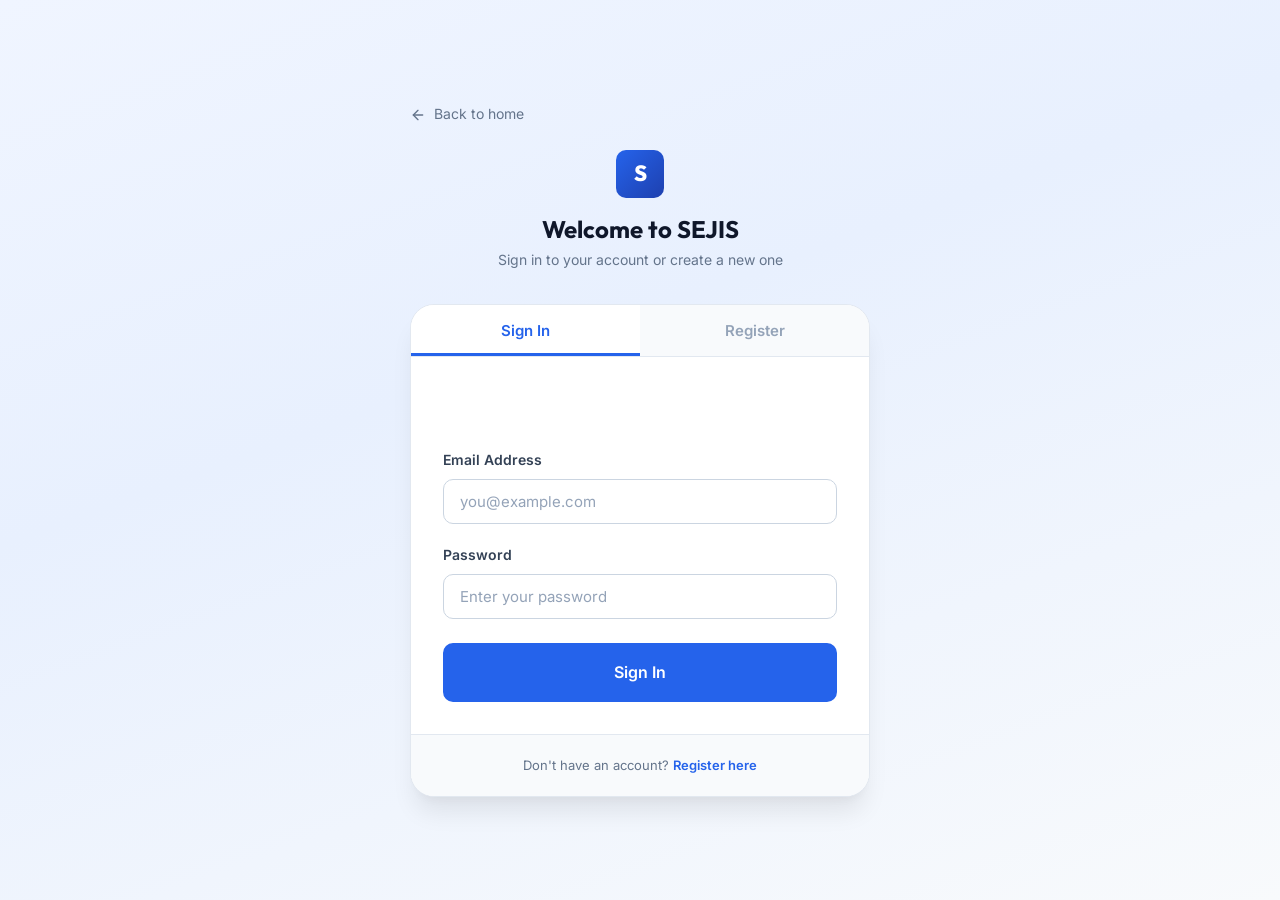
<file: frontend/interview-upload.html>
<!DOCTYPE html>
<html lang="en">
<head>
  <meta charset="UTF-8">
  <meta name="viewport" content="width=device-width, initial-scale=1.0">
  <meta name="description" content="SEJIS AI Interview — Upload your resume to begin the mock interview.">
  <title>Resume Upload — SEJIS Interview</title>
  <link rel="stylesheet" href="css/global.css">
  <link rel="stylesheet" href="css/interview.css">
</head>
<body class="interview-page">

  <!-- ========== HEADER ========== -->
  <header class="interview-header">
    <div class="interview-header-inner">
      <a href="dashboard.html" class="interview-brand" id="interview-back-btn">
        <div class="interview-brand-icon">S</div>
        <span>SEJIS Interview</span>
      </a>
      <a href="dashboard.html" class="btn btn-ghost btn-sm">
        <svg xmlns="http://www.w3.org/2000/svg" width="16" height="16" viewBox="0 0 24 24" fill="none" stroke="currentColor" stroke-width="2" stroke-linecap="round" stroke-linejoin="round"><line x1="19" y1="12" x2="5" y2="12"/><polyline points="12 19 5 12 12 5"/></svg>
        Dashboard
      </a>
    </div>
  </header>

  <!-- ========== PROGRESS BAR ========== -->
  <div class="progress-bar-container">
    <div class="progress-bar-inner">
      <div class="progress-steps">
        <div class="progress-step active">
          <div class="progress-step-circle">1</div>
          <span class="progress-step-label">Resume</span>
        </div>
        <div class="progress-step">
          <div class="progress-step-circle">2</div>
          <span class="progress-step-label">Intro</span>
        </div>
        <div class="progress-step">
          <div class="progress-step-circle">3</div>
          <span class="progress-step-label">DSA</span>
        </div>
        <div class="progress-step">
          <div class="progress-step-circle">4</div>
          <span class="progress-step-label">System Design</span>
        </div>
        <div class="progress-step">
          <div class="progress-step-circle">5</div>
          <span class="progress-step-label">Final</span>
        </div>
      </div>
    </div>
  </div>

  <!-- ========== MAIN CONTENT ========== -->
  <main class="interview-content">

    <!-- Phase 0: Resume Upload -->
    <div class="phase-section active" id="phase-upload">
      <div class="phase-card">
        <div class="phase-card-header">
          <h3>
            <svg xmlns="http://www.w3.org/2000/svg" width="22" height="22" viewBox="0 0 24 24" fill="none" stroke="currentColor" stroke-width="2" stroke-linecap="round" stroke-linejoin="round"><path d="M14 2H6a2 2 0 0 0-2 2v16a2 2 0 0 0 2 2h12a2 2 0 0 0 2-2V8z"/><polyline points="14 2 14 8 20 8"/><line x1="12" y1="18" x2="12" y2="12"/><polyline points="9 15 12 12 15 15"/></svg>
            Upload Your Resume
          </h3>
        </div>
        <div class="phase-card-body">
          <p class="mb-6 text-muted">Upload your resume in PDF format. Our AI will analyze it and determine the most suitable job role for your interview.</p>

          <div class="upload-zone" id="upload-zone">
            <input type="file" id="resume-file" accept=".pdf,application/pdf">
            <div class="upload-icon">
              <svg xmlns="http://www.w3.org/2000/svg" viewBox="0 0 24 24" fill="none" stroke="currentColor" stroke-width="2" stroke-linecap="round" stroke-linejoin="round"><path d="M21 15v4a2 2 0 0 1-2 2H5a2 2 0 0 1-2-2v-4"/><polyline points="17 8 12 3 7 8"/><line x1="12" y1="3" x2="12" y2="15"/></svg>
            </div>
            <h4 id="upload-text">Drag & drop your PDF here</h4>
            <p id="upload-hint">or click to browse files</p>
            <p class="text-xs text-muted mt-2" id="upload-file-name"></p>
          </div>

          <!-- Role display (hidden until upload) -->
          <div class="role-display hidden" id="role-display">
            <svg xmlns="http://www.w3.org/2000/svg" viewBox="0 0 24 24" fill="none" stroke="currentColor" stroke-width="2" stroke-linecap="round" stroke-linejoin="round"><path d="M22 11.08V12a10 10 0 1 1-5.93-9.14"/><polyline points="22 4 12 14.01 9 11.01"/></svg>
            <p id="role-text"></p>
          </div>

          <div class="phase-actions">
            <button class="btn btn-primary btn-lg hidden" id="upload-resume-btn">
              <svg xmlns="http://www.w3.org/2000/svg" width="18" height="18" viewBox="0 0 24 24" fill="none" stroke="currentColor" stroke-width="2" stroke-linecap="round" stroke-linejoin="round"><polyline points="17 8 12 3 7 8"/><line x1="12" y1="3" x2="12" y2="15"/></svg>
              Upload &amp; Analyze
            </button>
            <button class="btn btn-success btn-lg hidden" id="start-interview-btn">
              Start Interview
              <svg xmlns="http://www.w3.org/2000/svg" width="18" height="18" viewBox="0 0 24 24" fill="none" stroke="currentColor" stroke-width="2" stroke-linecap="round" stroke-linejoin="round"><line x1="5" y1="12" x2="19" y2="12"/><polyline points="12 5 19 12 12 19"/></svg>
            </button>
          </div>
        </div>
      </div>
    </div>

  </main>

  <script src="js/api.js"></script>
  <script src="js/speech.js"></script>
  <script src="js/interview.js"></script>

</body>
</html>
</file>
<file: frontend/css/global.css>
/* ============================================================
   SEJIS — Global Design System
   Clean, professional, business-grade palette
   ============================================================ */

@import url('https://fonts.googleapis.com/css2?family=Inter:wght@300;400;500;600;700&family=Outfit:wght@400;500;600;700;800&display=swap');

/* --- Design Tokens --- */
:root {
  /* Primary palette — professional blue */
  --color-primary-50: #eff6ff;
  --color-primary-100: #dbeafe;
  --color-primary-200: #bfdbfe;
  --color-primary-300: #93c5fd;
  --color-primary-400: #60a5fa;
  --color-primary-500: #3b82f6;
  --color-primary-600: #2563eb;
  --color-primary-700: #1d4ed8;
  --color-primary-800: #1e40af;
  --color-primary-900: #1e3a8a;

  /* Neutral palette — slate */
  --color-slate-50: #f8fafc;
  --color-slate-100: #f1f5f9;
  --color-slate-200: #e2e8f0;
  --color-slate-300: #cbd5e1;
  --color-slate-400: #94a3b8;
  --color-slate-500: #64748b;
  --color-slate-600: #475569;
  --color-slate-700: #334155;
  --color-slate-800: #1e293b;
  --color-slate-900: #0f172a;

  /* Accent colors */
  --color-success: #059669;
  --color-success-light: #d1fae5;
  --color-error: #dc2626;
  --color-error-light: #fee2e2;
  --color-warning: #d97706;
  --color-warning-light: #fef3c7;
  --color-info: #0284c7;
  --color-info-light: #e0f2fe;

  /* Typography */
  --font-body: 'Inter', -apple-system, BlinkMacSystemFont, 'Segoe UI', sans-serif;
  --font-heading: 'Outfit', 'Inter', sans-serif;

  /* Spacing scale */
  --space-1: 0.25rem;
  --space-2: 0.5rem;
  --space-3: 0.75rem;
  --space-4: 1rem;
  --space-5: 1.25rem;
  --space-6: 1.5rem;
  --space-8: 2rem;
  --space-10: 2.5rem;
  --space-12: 3rem;
  --space-16: 4rem;
  --space-20: 5rem;

  /* Border radius */
  --radius-sm: 6px;
  --radius-md: 10px;
  --radius-lg: 16px;
  --radius-xl: 24px;
  --radius-full: 9999px;

  /* Shadows */
  --shadow-sm: 0 1px 2px rgba(0, 0, 0, 0.05);
  --shadow-md: 0 4px 6px -1px rgba(0, 0, 0, 0.07), 0 2px 4px -2px rgba(0, 0, 0, 0.05);
  --shadow-lg: 0 10px 15px -3px rgba(0, 0, 0, 0.08), 0 4px 6px -4px rgba(0, 0, 0, 0.04);
  --shadow-xl: 0 20px 25px -5px rgba(0, 0, 0, 0.08), 0 8px 10px -6px rgba(0, 0, 0, 0.04);

  /* Transitions */
  --transition-fast: 150ms ease;
  --transition-base: 250ms ease;
  --transition-slow: 400ms ease;
}

/* --- CSS Reset & Base --- */
*,
*::before,
*::after {
  box-sizing: border-box;
  margin: 0;
  padding: 0;
}

html {
  font-size: 16px;
  scroll-behavior: smooth;
  -webkit-font-smoothing: antialiased;
  -moz-osx-font-smoothing: grayscale;
}

body {
  font-family: var(--font-body);
  color: var(--color-slate-800);
  background-color: var(--color-slate-50);
  line-height: 1.6;
  min-height: 100vh;
}

h1, h2, h3, h4, h5, h6 {
  font-family: var(--font-heading);
  line-height: 1.25;
  color: var(--color-slate-900);
}

h1 { font-size: 2.5rem; font-weight: 800; }
h2 { font-size: 2rem; font-weight: 700; }
h3 { font-size: 1.5rem; font-weight: 600; }
h4 { font-size: 1.25rem; font-weight: 600; }

p {
  color: var(--color-slate-600);
  line-height: 1.7;
}

a {
  color: var(--color-primary-600);
  text-decoration: none;
  transition: color var(--transition-fast);
}

a:hover {
  color: var(--color-primary-700);
}

/* Prevent generic link hover from overriding button text colors */
a.btn:hover {
  color: inherit;
}

img {
  max-width: 100%;
  display: block;
}

ul, ol {
  list-style: none;
}

/* --- Layout --- */
.container {
  width: 100%;
  max-width: 1200px;
  margin: 0 auto;
  padding: 0 var(--space-6);
}

.container-narrow {
  max-width: 560px;
  margin: 0 auto;
  padding: 0 var(--space-6);
}

/* --- Buttons --- */
.btn {
  display: inline-flex;
  align-items: center;
  justify-content: center;
  gap: var(--space-2);
  padding: var(--space-3) var(--space-6);
  font-family: var(--font-body);
  font-size: 0.938rem;
  font-weight: 600;
  border: 2px solid transparent;
  border-radius: var(--radius-md);
  cursor: pointer;
  transition: all var(--transition-base);
  text-decoration: none;
  line-height: 1.4;
  position: relative;
  overflow: hidden;
}

.btn:disabled {
  opacity: 0.5;
  cursor: not-allowed;
  transform: none !important;
}

.btn-primary {
  background-color: var(--color-primary-600);
  color: #fff;
  border-color: var(--color-primary-600);
}

.btn-primary:hover:not(:disabled) {
  background-color: var(--color-primary-700);
  border-color: var(--color-primary-700);
  color: #fff;
  transform: translateY(-1px);
  box-shadow: var(--shadow-md);
}

.btn-secondary {
  background-color: var(--color-slate-800);
  color: #fff;
  border-color: var(--color-slate-800);
}

.btn-secondary:hover:not(:disabled) {
  background-color: var(--color-slate-900);
  color: #fff;
  transform: translateY(-1px);
  box-shadow: var(--shadow-md);
}

.btn-outline {
  background-color: transparent;
  color: var(--color-primary-600);
  border-color: var(--color-primary-300);
}

.btn-outline:hover:not(:disabled) {
  background-color: var(--color-primary-50);
  border-color: var(--color-primary-500);
  transform: translateY(-1px);
}

.btn-success {
  background-color: var(--color-success);
  color: #fff;
  border-color: var(--color-success);
}

.btn-success:hover:not(:disabled) {
  background-color: #047857;
  color: #fff;
  transform: translateY(-1px);
  box-shadow: var(--shadow-md);
}

.btn-danger {
  background-color: var(--color-error);
  color: #fff;
  border-color: var(--color-error);
}

.btn-danger:hover:not(:disabled) {
  background-color: #b91c1c;
  color: #fff;
  transform: translateY(-1px);
}

.btn-ghost {
  background: transparent;
  color: var(--color-slate-600);
  border-color: transparent;
}

.btn-ghost:hover:not(:disabled) {
  background-color: var(--color-slate-100);
  color: var(--color-slate-800);
}

.btn-lg {
  padding: var(--space-4) var(--space-8);
  font-size: 1.063rem;
  border-radius: var(--radius-lg);
}

.btn-sm {
  padding: var(--space-2) var(--space-4);
  font-size: 0.813rem;
}

.btn-icon {
  width: 40px;
  height: 40px;
  padding: 0;
  border-radius: var(--radius-md);
}

/* --- Cards --- */
.card {
  background: #fff;
  border-radius: var(--radius-lg);
  border: 1px solid var(--color-slate-200);
  padding: var(--space-8);
  box-shadow: var(--shadow-sm);
  transition: box-shadow var(--transition-base), transform var(--transition-base);
}

.card:hover {
  box-shadow: var(--shadow-lg);
}

.card-elevated {
  box-shadow: var(--shadow-md);
}

.card-elevated:hover {
  box-shadow: var(--shadow-xl);
  transform: translateY(-2px);
}

/* --- Form elements --- */
.form-group {
  margin-bottom: var(--space-5);
}

.form-label {
  display: block;
  font-size: 0.875rem;
  font-weight: 600;
  color: var(--color-slate-700);
  margin-bottom: var(--space-2);
}

.form-input {
  width: 100%;
  padding: var(--space-3) var(--space-4);
  font-family: var(--font-body);
  font-size: 0.938rem;
  border: 1.5px solid var(--color-slate-300);
  border-radius: var(--radius-md);
  background: #fff;
  color: var(--color-slate-800);
  transition: border-color var(--transition-fast), box-shadow var(--transition-fast);
  outline: none;
}

.form-input:focus {
  border-color: var(--color-primary-500);
  box-shadow: 0 0 0 3px rgba(59, 130, 246, 0.15);
}

.form-input::placeholder {
  color: var(--color-slate-400);
}

.form-input.error {
  border-color: var(--color-error);
  box-shadow: 0 0 0 3px rgba(220, 38, 38, 0.1);
}

textarea.form-input {
  resize: vertical;
  min-height: 100px;
}

/* --- Alerts --- */
.alert {
  padding: var(--space-4) var(--space-5);
  border-radius: var(--radius-md);
  font-size: 0.875rem;
  font-weight: 500;
  display: flex;
  align-items: center;
  gap: var(--space-3);
  margin-bottom: var(--space-5);
  animation: alertSlideIn 0.3s ease;
}

.alert-success {
  background-color: var(--color-success-light);
  color: var(--color-success);
  border: 1px solid #a7f3d0;
}

.alert-error {
  background-color: var(--color-error-light);
  color: var(--color-error);
  border: 1px solid #fca5a5;
}

.alert-warning {
  background-color: var(--color-warning-light);
  color: var(--color-warning);
  border: 1px solid #fcd34d;
}

.alert-info {
  background-color: var(--color-info-light);
  color: var(--color-info);
  border: 1px solid #7dd3fc;
}

@keyframes alertSlideIn {
  from { opacity: 0; transform: translateY(-8px); }
  to { opacity: 1; transform: translateY(0); }
}

/* --- Toast Notification --- */
.toast-container {
  position: fixed;
  top: var(--space-6);
  right: var(--space-6);
  z-index: 10000;
  display: flex;
  flex-direction: column;
  gap: var(--space-3);
}

.toast {
  padding: var(--space-4) var(--space-6);
  border-radius: var(--radius-md);
  font-size: 0.875rem;
  font-weight: 500;
  color: #fff;
  box-shadow: var(--shadow-lg);
  animation: toastIn 0.35s ease;
  max-width: 380px;
}

.toast-success { background-color: var(--color-success); }
.toast-error { background-color: var(--color-error); }
.toast-info { background-color: var(--color-primary-600); }

.toast.removing {
  animation: toastOut 0.3s ease forwards;
}

@keyframes toastIn {
  from { opacity: 0; transform: translateX(40px); }
  to { opacity: 1; transform: translateX(0); }
}

@keyframes toastOut {
  from { opacity: 1; transform: translateX(0); }
  to { opacity: 0; transform: translateX(40px); }
}

/* --- Badge --- */
.badge {
  display: inline-flex;
  align-items: center;
  padding: var(--space-1) var(--space-3);
  font-size: 0.75rem;
  font-weight: 600;
  border-radius: var(--radius-full);
  line-height: 1.4;
}

.badge-primary {
  background-color: var(--color-primary-100);
  color: var(--color-primary-700);
}

.badge-success {
  background-color: var(--color-success-light);
  color: var(--color-success);
}

.badge-warning {
  background-color: var(--color-warning-light);
  color: var(--color-warning);
}

/* --- Spinner --- */
.spinner {
  display: inline-block;
  width: 20px;
  height: 20px;
  border: 2.5px solid rgba(255, 255, 255, 0.3);
  border-top-color: #fff;
  border-radius: 50%;
  animation: spin 0.6s linear infinite;
}

.spinner-dark {
  border-color: rgba(30, 41, 59, 0.15);
  border-top-color: var(--color-primary-600);
}

@keyframes spin {
  to { transform: rotate(360deg); }
}

/* --- Divider --- */
.divider {
  height: 1px;
  background: var(--color-slate-200);
  margin: var(--space-8) 0;
}

/* --- Utility classes --- */
.text-center { text-align: center; }
.text-right { text-align: right; }
.text-sm { font-size: 0.875rem; }
.text-xs { font-size: 0.75rem; }
.text-muted { color: var(--color-slate-500); }
.text-primary { color: var(--color-primary-600); }
.text-success { color: var(--color-success); }
.text-error { color: var(--color-error); }
.font-semibold { font-weight: 600; }
.font-bold { font-weight: 700; }

.mt-1 { margin-top: var(--space-1); }
.mt-2 { margin-top: var(--space-2); }
.mt-4 { margin-top: var(--space-4); }
.mt-6 { margin-top: var(--space-6); }
.mt-8 { margin-top: var(--space-8); }
.mb-2 { margin-bottom: var(--space-2); }
.mb-4 { margin-bottom: var(--space-4); }
.mb-6 { margin-bottom: var(--space-6); }
.mb-8 { margin-bottom: var(--space-8); }

.flex { display: flex; }
.flex-col { flex-direction: column; }
.items-center { align-items: center; }
.justify-center { justify-content: center; }
.justify-between { justify-content: space-between; }
.gap-2 { gap: var(--space-2); }
.gap-3 { gap: var(--space-3); }
.gap-4 { gap: var(--space-4); }
.gap-6 { gap: var(--space-6); }

.hidden { display: none !important; }

/* --- Fade In Animation --- */
.fade-in {
  animation: fadeIn 0.5s ease;
}

@keyframes fadeIn {
  from { opacity: 0; transform: translateY(12px); }
  to { opacity: 1; transform: translateY(0); }
}

/* --- Responsive --- */
@media (max-width: 768px) {
  h1 { font-size: 1.875rem; }
  h2 { font-size: 1.5rem; }
  h3 { font-size: 1.25rem; }

  .container {
    padding: 0 var(--space-4);
  }

  .btn-lg {
    padding: var(--space-3) var(--space-6);
    font-size: 1rem;
  }
}
</file>
<file: frontend/css/landing.css>
/* ============================================================
   SEJIS — Landing Page Styles
   ============================================================ */

/* --- Navbar --- */
.navbar {
  position: fixed;
  top: 0;
  left: 0;
  right: 0;
  z-index: 1000;
  background: rgba(255, 255, 255, 0.92);
  backdrop-filter: blur(12px);
  border-bottom: 1px solid var(--color-slate-200);
  padding: var(--space-4) 0;
  transition: box-shadow var(--transition-base);
}

.navbar.scrolled {
  box-shadow: var(--shadow-md);
}

.navbar-inner {
  display: flex;
  align-items: center;
  justify-content: space-between;
  max-width: 1200px;
  margin: 0 auto;
  padding: 0 var(--space-6);
}

.navbar-brand {
  display: flex;
  align-items: center;
  gap: var(--space-3);
  text-decoration: none;
}

.navbar-logo {
  width: 36px;
  height: 36px;
  background: linear-gradient(135deg, var(--color-primary-600), var(--color-primary-800));
  border-radius: var(--radius-md);
  display: flex;
  align-items: center;
  justify-content: center;
  color: #fff;
  font-family: var(--font-heading);
  font-weight: 800;
  font-size: 1.1rem;
}

.navbar-title {
  font-family: var(--font-heading);
  font-weight: 700;
  font-size: 1.25rem;
  color: var(--color-slate-900);
}

.navbar-actions {
  display: flex;
  align-items: center;
  gap: var(--space-3);
}

/* --- Hero Section --- */
.hero {
  padding: 10rem 0 6rem;
  background: linear-gradient(160deg, #f0f5ff 0%, #e8f0fe 30%, #f8fafc 70%, #fff 100%);
  position: relative;
  overflow: hidden;
}

.hero::before {
  content: '';
  position: absolute;
  top: -200px;
  right: -200px;
  width: 600px;
  height: 600px;
  background: radial-gradient(circle, rgba(59, 130, 246, 0.08) 0%, transparent 70%);
  border-radius: 50%;
}

.hero::after {
  content: '';
  position: absolute;
  bottom: -150px;
  left: -150px;
  width: 400px;
  height: 400px;
  background: radial-gradient(circle, rgba(59, 130, 246, 0.05) 0%, transparent 70%);
  border-radius: 50%;
}

.hero-content {
  max-width: 720px;
  margin: 0 auto;
  text-align: center;
  position: relative;
  z-index: 1;
}

.hero-badge {
  display: inline-flex;
  align-items: center;
  gap: var(--space-2);
  padding: var(--space-2) var(--space-4);
  background: var(--color-primary-50);
  border: 1px solid var(--color-primary-200);
  border-radius: var(--radius-full);
  font-size: 0.813rem;
  font-weight: 600;
  color: var(--color-primary-700);
  margin-bottom: var(--space-6);
  animation: fadeIn 0.6s ease;
}

.hero-badge svg {
  width: 16px;
  height: 16px;
}

.hero h1 {
  font-size: 3.25rem;
  font-weight: 800;
  line-height: 1.15;
  color: var(--color-slate-900);
  margin-bottom: var(--space-6);
  animation: fadeIn 0.6s ease 0.1s both;
}

.hero h1 span {
  background: linear-gradient(135deg, var(--color-primary-600), var(--color-primary-800));
  -webkit-background-clip: text;
  -webkit-text-fill-color: transparent;
  background-clip: text;
}

.hero-subtitle {
  font-size: 1.188rem;
  color: var(--color-slate-500);
  max-width: 560px;
  margin: 0 auto var(--space-10);
  line-height: 1.7;
  animation: fadeIn 0.6s ease 0.2s both;
}

.hero-actions {
  display: flex;
  align-items: center;
  justify-content: center;
  gap: var(--space-4);
  animation: fadeIn 0.6s ease 0.3s both;
}

/* --- Features Section --- */
.features {
  padding: var(--space-20) 0;
  background: #fff;
}

.section-header {
  text-align: center;
  max-width: 600px;
  margin: 0 auto var(--space-16);
}

.section-header h2 {
  margin-bottom: var(--space-4);
}

.section-header p {
  font-size: 1.063rem;
}

.features-grid {
  display: grid;
  grid-template-columns: repeat(4, 1fr);
  gap: var(--space-6);
}

.feature-card {
  text-align: center;
  padding: var(--space-8) var(--space-6);
  border-radius: var(--radius-lg);
  border: 1px solid var(--color-slate-200);
  background: #fff;
  transition: all var(--transition-base);
}

.feature-card:hover {
  border-color: var(--color-primary-200);
  box-shadow: var(--shadow-lg);
  transform: translateY(-4px);
}

.feature-icon {
  width: 56px;
  height: 56px;
  margin: 0 auto var(--space-5);
  background: var(--color-primary-50);
  border-radius: var(--radius-lg);
  display: flex;
  align-items: center;
  justify-content: center;
  transition: background var(--transition-base);
}

.feature-card:hover .feature-icon {
  background: var(--color-primary-100);
}

.feature-icon svg {
  width: 28px;
  height: 28px;
  color: var(--color-primary-600);
}

.feature-card h4 {
  margin-bottom: var(--space-3);
  font-size: 1.063rem;
}

.feature-card p {
  font-size: 0.875rem;
  line-height: 1.6;
}

/* --- How It Works --- */
.how-it-works {
  padding: var(--space-20) 0;
  background: var(--color-slate-50);
}

.steps-grid {
  display: grid;
  grid-template-columns: repeat(4, 1fr);
  gap: var(--space-8);
  position: relative;
}

.steps-grid::before {
  content: '';
  position: absolute;
  top: 36px;
  left: calc(12.5% + 18px);
  right: calc(12.5% + 18px);
  height: 2px;
  background: var(--color-primary-200);
}

.step-card {
  text-align: center;
  position: relative;
}

.step-number {
  width: 40px;
  height: 40px;
  background: var(--color-primary-600);
  color: #fff;
  border-radius: 50%;
  display: flex;
  align-items: center;
  justify-content: center;
  font-family: var(--font-heading);
  font-weight: 700;
  font-size: 1rem;
  margin: 0 auto var(--space-5);
  position: relative;
  z-index: 1;
  box-shadow: 0 0 0 4px var(--color-slate-50), 0 0 0 6px var(--color-primary-200);
}

.step-card h4 {
  margin-bottom: var(--space-2);
  font-size: 1rem;
}

.step-card p {
  font-size: 0.813rem;
  line-height: 1.5;
}

/* --- CTA Section --- */
.cta-section {
  padding: var(--space-20) 0;
  background: linear-gradient(135deg, var(--color-primary-700) 0%, var(--color-primary-900) 100%);
  text-align: center;
  color: #fff;
}

.cta-section h2 {
  color: #fff;
  margin-bottom: var(--space-4);
}

.cta-section p {
  color: rgba(255, 255, 255, 0.8);
  font-size: 1.063rem;
  max-width: 500px;
  margin: 0 auto var(--space-8);
}

.cta-section .btn-primary {
  background-color: #fff;
  color: var(--color-primary-700);
  border-color: #fff;
}

.cta-section .btn-primary:hover:not(:disabled) {
  background-color: var(--color-primary-50);
  color: var(--color-primary-800);
  border-color: var(--color-primary-50);
  transform: translateY(-2px);
  box-shadow: var(--shadow-lg);
}

/* --- Footer --- */
.footer {
  padding: var(--space-10) 0;
  background: var(--color-slate-900);
  color: var(--color-slate-400);
  text-align: center;
  font-size: 0.875rem;
}

.footer-inner {
  display: flex;
  align-items: center;
  justify-content: space-between;
  max-width: 1200px;
  margin: 0 auto;
  padding: 0 var(--space-6);
}

.footer-brand {
  font-family: var(--font-heading);
  font-weight: 700;
  font-size: 1.125rem;
  color: #fff;
}

/* --- Responsive --- */
@media (max-width: 1024px) {
  .features-grid {
    grid-template-columns: repeat(2, 1fr);
  }
  .steps-grid {
    grid-template-columns: repeat(2, 1fr);
  }
  .steps-grid::before {
    display: none;
  }
}

@media (max-width: 768px) {
  .hero {
    padding: 8rem 0 4rem;
  }
  .hero h1 {
    font-size: 2.25rem;
  }
  .hero-subtitle {
    font-size: 1rem;
  }
  .hero-actions {
    flex-direction: column;
  }
  .features-grid,
  .steps-grid {
    grid-template-columns: 1fr;
    gap: var(--space-4);
  }
  .navbar-actions .btn-outline {
    display: none;
  }
  .footer-inner {
    flex-direction: column;
    gap: var(--space-4);
  }
}
</file>
<file: frontend/css/auth.css>
/* ============================================================
   SEJIS — Authentication Page Styles
   ============================================================ */

.auth-page {
  min-height: 100vh;
  display: flex;
  align-items: center;
  justify-content: center;
  background: linear-gradient(160deg, #f0f5ff 0%, #e8f0fe 40%, #f8fafc 100%);
  padding: var(--space-6);
}

.auth-wrapper {
  width: 100%;
  max-width: 460px;
  animation: fadeIn 0.5s ease;
}

.auth-brand {
  text-align: center;
  margin-bottom: var(--space-8);
}

.auth-brand-logo {
  width: 48px;
  height: 48px;
  background: linear-gradient(135deg, var(--color-primary-600), var(--color-primary-800));
  border-radius: var(--radius-md);
  display: flex;
  align-items: center;
  justify-content: center;
  color: #fff;
  font-family: var(--font-heading);
  font-weight: 800;
  font-size: 1.375rem;
  margin: 0 auto var(--space-4);
}

.auth-brand h2 {
  font-size: 1.5rem;
  margin-bottom: var(--space-1);
}

.auth-brand p {
  font-size: 0.875rem;
}

.auth-card {
  background: #fff;
  border-radius: var(--radius-xl);
  border: 1px solid var(--color-slate-200);
  box-shadow: var(--shadow-xl);
  overflow: hidden;
}

/* --- Tab Switcher --- */
.auth-tabs {
  display: flex;
  border-bottom: 1px solid var(--color-slate-200);
}

.auth-tab {
  flex: 1;
  padding: var(--space-4);
  text-align: center;
  font-family: var(--font-body);
  font-size: 0.938rem;
  font-weight: 600;
  color: var(--color-slate-400);
  background: var(--color-slate-50);
  border: none;
  cursor: pointer;
  transition: all var(--transition-base);
  position: relative;
}

.auth-tab::after {
  content: '';
  position: absolute;
  bottom: 0;
  left: 0;
  right: 0;
  height: 3px;
  background: transparent;
  transition: background var(--transition-base);
}

.auth-tab:hover {
  color: var(--color-slate-600);
  background: var(--color-slate-100);
}

.auth-tab.active {
  color: var(--color-primary-600);
  background: #fff;
}

.auth-tab.active::after {
  background: var(--color-primary-600);
}

/* --- Form Panels --- */
.auth-body {
  padding: var(--space-8);
}

.auth-panel {
  display: none;
  animation: fadeIn 0.3s ease;
}

.auth-panel.active {
  display: block;
}

.auth-form .form-group:last-of-type {
  margin-bottom: var(--space-6);
}

.auth-form .btn {
  width: 100%;
  padding: var(--space-4);
  font-size: 1rem;
}

.auth-message {
  min-height: 44px;
  margin-bottom: var(--space-4);
}

.auth-footer {
  text-align: center;
  padding: var(--space-5) var(--space-8);
  background: var(--color-slate-50);
  border-top: 1px solid var(--color-slate-200);
  font-size: 0.813rem;
  color: var(--color-slate-500);
}

.auth-footer a {
  font-weight: 600;
}

/* --- Password strength indicator --- */
.password-hint {
  font-size: 0.75rem;
  color: var(--color-slate-400);
  margin-top: var(--space-1);
}

/* --- Back to home link --- */
.auth-back {
  display: inline-flex;
  align-items: center;
  gap: var(--space-2);
  font-size: 0.875rem;
  color: var(--color-slate-500);
  margin-bottom: var(--space-6);
  transition: color var(--transition-fast);
}

.auth-back:hover {
  color: var(--color-primary-600);
}

/* --- Responsive --- */
@media (max-width: 480px) {
  .auth-wrapper {
    max-width: 100%;
  }
  .auth-body {
    padding: var(--space-6);
  }
}
</file>
<file: frontend/css/dashboard.css>
/* ============================================================
   SEJIS — Dashboard Page Styles
   ============================================================ */

.dashboard-page {
  min-height: 100vh;
  background: var(--color-slate-50);
}

/* --- Dashboard Header --- */
.dash-header {
  background: #fff;
  border-bottom: 1px solid var(--color-slate-200);
  padding: var(--space-5) 0;
  position: sticky;
  top: 0;
  z-index: 100;
  box-shadow: var(--shadow-sm);
}

.dash-header-inner {
  display: flex;
  align-items: center;
  justify-content: space-between;
  max-width: 1200px;
  margin: 0 auto;
  padding: 0 var(--space-6);
}

.dash-brand {
  display: flex;
  align-items: center;
  gap: var(--space-3);
  text-decoration: none;
}

.dash-brand-icon {
  width: 34px;
  height: 34px;
  background: linear-gradient(135deg, var(--color-primary-600), var(--color-primary-800));
  border-radius: var(--radius-sm);
  display: flex;
  align-items: center;
  justify-content: center;
  color: #fff;
  font-family: var(--font-heading);
  font-weight: 800;
  font-size: 0.938rem;
}

.dash-brand-text {
  font-family: var(--font-heading);
  font-weight: 700;
  font-size: 1.125rem;
  color: var(--color-slate-900);
}

.dash-user-actions {
  display: flex;
  align-items: center;
  gap: var(--space-4);
}

.dash-user-name {
  font-size: 0.875rem;
  font-weight: 500;
  color: var(--color-slate-600);
}

/* --- Dashboard Content --- */
.dash-content {
  max-width: 1200px;
  margin: 0 auto;
  padding: var(--space-8) var(--space-6);
}

.dash-welcome {
  margin-bottom: var(--space-8);
}

.dash-welcome h1 {
  font-size: 1.75rem;
  margin-bottom: var(--space-2);
}

.dash-welcome p {
  font-size: 0.938rem;
}

/* --- Stats summary row --- */
.dash-stats {
  display: grid;
  grid-template-columns: repeat(3, 1fr);
  gap: var(--space-6);
  margin-bottom: var(--space-8);
}

.stat-card {
  background: #fff;
  border: 1px solid var(--color-slate-200);
  border-radius: var(--radius-lg);
  padding: var(--space-6);
  display: flex;
  align-items: center;
  gap: var(--space-5);
  transition: box-shadow var(--transition-base);
}

.stat-card:hover {
  box-shadow: var(--shadow-md);
}

.stat-icon {
  width: 48px;
  height: 48px;
  border-radius: var(--radius-md);
  display: flex;
  align-items: center;
  justify-content: center;
  flex-shrink: 0;
}

.stat-icon.blue { background: var(--color-primary-50); color: var(--color-primary-600); }
.stat-icon.green { background: var(--color-success-light); color: var(--color-success); }
.stat-icon.amber { background: var(--color-warning-light); color: var(--color-warning); }

.stat-icon svg {
  width: 24px;
  height: 24px;
}

.stat-info h3 {
  font-size: 1.5rem;
  font-weight: 700;
  line-height: 1.2;
}

.stat-info p {
  font-size: 0.813rem;
  color: var(--color-slate-500);
}

/* --- Table Section --- */
.dash-table-section {
  background: #fff;
  border: 1px solid var(--color-slate-200);
  border-radius: var(--radius-lg);
  overflow: hidden;
  box-shadow: var(--shadow-sm);
}

.dash-table-header {
  display: flex;
  align-items: center;
  justify-content: space-between;
  padding: var(--space-6);
  border-bottom: 1px solid var(--color-slate-200);
}

.dash-table-header h3 {
  font-size: 1.125rem;
}

.dash-table-wrap {
  overflow-x: auto;
}

.dash-table {
  width: 100%;
  border-collapse: collapse;
  font-size: 0.875rem;
}

.dash-table thead {
  background: var(--color-slate-50);
}

.dash-table th {
  padding: var(--space-4) var(--space-5);
  text-align: left;
  font-weight: 600;
  font-size: 0.75rem;
  text-transform: uppercase;
  letter-spacing: 0.05em;
  color: var(--color-slate-500);
  border-bottom: 1px solid var(--color-slate-200);
  white-space: nowrap;
}

.dash-table td {
  padding: var(--space-4) var(--space-5);
  border-bottom: 1px solid var(--color-slate-100);
  color: var(--color-slate-700);
  white-space: nowrap;
}

.dash-table tbody tr {
  transition: background var(--transition-fast);
}

.dash-table tbody tr:hover {
  background: var(--color-slate-50);
}

.dash-table tbody tr:last-child td {
  border-bottom: none;
}

/* Score cells */
.score-cell {
  font-weight: 600;
  font-variant-numeric: tabular-nums;
}

.score-high { color: var(--color-success); }
.score-mid { color: var(--color-warning); }
.score-low { color: var(--color-error); }

.total-score-cell {
  font-weight: 700;
  font-size: 1rem;
  color: var(--color-primary-700);
}

/* Download button in table */
.btn-download {
  display: inline-flex;
  align-items: center;
  gap: var(--space-2);
  padding: var(--space-2) var(--space-3);
  font-size: 0.75rem;
  font-weight: 600;
  color: var(--color-primary-600);
  background: var(--color-primary-50);
  border: 1px solid var(--color-primary-200);
  border-radius: var(--radius-sm);
  cursor: pointer;
  transition: all var(--transition-fast);
  font-family: var(--font-body);
}

.btn-download:hover {
  background: var(--color-primary-100);
  border-color: var(--color-primary-300);
}

.btn-download svg {
  width: 14px;
  height: 14px;
}

/* --- Empty State --- */
.empty-state {
  text-align: center;
  padding: var(--space-16) var(--space-8);
  color: var(--color-slate-400);
}

.empty-state svg {
  width: 64px;
  height: 64px;
  margin: 0 auto var(--space-5);
  opacity: 0.4;
}

.empty-state h4 {
  color: var(--color-slate-600);
  margin-bottom: var(--space-2);
}

.empty-state p {
  font-size: 0.875rem;
  margin-bottom: var(--space-6);
}

/* --- Responsive --- */
@media (max-width: 768px) {
  .dash-stats {
    grid-template-columns: 1fr;
  }

  .dash-table-header {
    flex-direction: column;
    gap: var(--space-4);
    align-items: flex-start;
  }

  .dash-header-inner {
    flex-wrap: wrap;
    gap: var(--space-3);
  }
}
</file>
<file: frontend/css/interview.css>
/* ============================================================
   SEJIS — Interview Page Styles
   ============================================================ */

.interview-page {
  min-height: 100vh;
  background: var(--color-slate-50);
}

/* --- Interview Header --- */
.interview-header {
  background: #fff;
  border-bottom: 1px solid var(--color-slate-200);
  padding: var(--space-4) 0;
  position: sticky;
  top: 0;
  z-index: 100;
  box-shadow: var(--shadow-sm);
}

.interview-header-inner {
  display: flex;
  align-items: center;
  justify-content: space-between;
  max-width: 1000px;
  margin: 0 auto;
  padding: 0 var(--space-6);
}

.interview-brand {
  display: flex;
  align-items: center;
  gap: var(--space-3);
  text-decoration: none;
  font-family: var(--font-heading);
  font-weight: 700;
  font-size: 1rem;
  color: var(--color-slate-900);
}

.interview-brand-icon {
  width: 30px;
  height: 30px;
  background: linear-gradient(135deg, var(--color-primary-600), var(--color-primary-800));
  border-radius: var(--radius-sm);
  display: flex;
  align-items: center;
  justify-content: center;
  color: #fff;
  font-size: 0.8rem;
  font-weight: 800;
}

/* --- Progress Bar --- */
.progress-bar-container {
  background: var(--color-slate-100);
  padding: var(--space-4) 0;
  border-bottom: 1px solid var(--color-slate-200);
}

.progress-bar-inner {
  max-width: 1000px;
  margin: 0 auto;
  padding: 0 var(--space-6);
}

.progress-steps {
  display: flex;
  align-items: center;
  justify-content: space-between;
  position: relative;
}

.progress-steps::before {
  content: '';
  position: absolute;
  top: 16px;
  left: 40px;
  right: 40px;
  height: 2px;
  background: var(--color-slate-300);
}

.progress-step {
  display: flex;
  flex-direction: column;
  align-items: center;
  gap: var(--space-2);
  position: relative;
  z-index: 1;
}

.progress-step-circle {
  width: 34px;
  height: 34px;
  border-radius: 50%;
  background: #fff;
  border: 2px solid var(--color-slate-300);
  display: flex;
  align-items: center;
  justify-content: center;
  font-size: 0.813rem;
  font-weight: 700;
  color: var(--color-slate-400);
  transition: all var(--transition-base);
}

.progress-step.active .progress-step-circle {
  background: var(--color-primary-600);
  border-color: var(--color-primary-600);
  color: #fff;
  box-shadow: 0 0 0 4px rgba(59, 130, 246, 0.2);
}

.progress-step.completed .progress-step-circle {
  background: var(--color-success);
  border-color: var(--color-success);
  color: #fff;
}

.progress-step-label {
  font-size: 0.688rem;
  font-weight: 600;
  color: var(--color-slate-400);
  text-transform: uppercase;
  letter-spacing: 0.03em;
  text-align: center;
}

.progress-step.active .progress-step-label {
  color: var(--color-primary-700);
}

.progress-step.completed .progress-step-label {
  color: var(--color-success);
}

/* --- Main Content Area --- */
.interview-content {
  max-width: 1000px;
  margin: 0 auto;
  padding: var(--space-8) var(--space-6);
}

/* --- Phase Sections --- */
.phase-section {
  display: block;
  animation: fadeIn 0.5s ease;
}

.phase-card {
  background: #fff;
  border: 1px solid var(--color-slate-200);
  border-radius: var(--radius-lg);
  box-shadow: var(--shadow-sm);
  overflow: hidden;
}

.phase-card-header {
  padding: var(--space-6);
  border-bottom: 1px solid var(--color-slate-200);
  display: flex;
  align-items: center;
  justify-content: space-between;
}

.phase-card-header h3 {
  font-size: 1.125rem;
  display: flex;
  align-items: center;
  gap: var(--space-3);
}

.phase-card-body {
  padding: var(--space-6);
}

/* --- Timer --- */
.timer-display {
  display: inline-flex;
  align-items: center;
  gap: var(--space-2);
  padding: var(--space-2) var(--space-4);
  background: var(--color-slate-800);
  color: #fff;
  border-radius: var(--radius-full);
  font-family: 'Inter', monospace;
  font-size: 1rem;
  font-weight: 700;
  font-variant-numeric: tabular-nums;
  letter-spacing: 0.04em;
}

.timer-display svg {
  width: 18px;
  height: 18px;
}

.timer-display.warning {
  background: var(--color-warning);
  animation: timerPulse 1s ease infinite;
}

.timer-display.critical {
  background: var(--color-error);
  animation: timerPulse 0.5s ease infinite;
}

@keyframes timerPulse {
  0%, 100% { opacity: 1; }
  50% { opacity: 0.7; }
}

/* --- Upload Zone --- */
.upload-zone {
  border: 2px dashed var(--color-slate-300);
  border-radius: var(--radius-lg);
  padding: var(--space-10) var(--space-8);
  text-align: center;
  cursor: pointer;
  transition: all var(--transition-base);
  position: relative;
}

.upload-zone:hover {
  border-color: var(--color-primary-400);
  background: var(--color-primary-50);
}

.upload-zone.dragover {
  border-color: var(--color-primary-500);
  background: var(--color-primary-50);
  transform: scale(1.01);
}

.upload-zone.uploaded {
  border-color: var(--color-success);
  border-style: solid;
  background: var(--color-success-light);
}

.upload-zone input[type="file"] {
  position: absolute;
  inset: 0;
  opacity: 0;
  cursor: pointer;
}

.upload-icon {
  width: 56px;
  height: 56px;
  margin: 0 auto var(--space-4);
  background: var(--color-slate-100);
  border-radius: 50%;
  display: flex;
  align-items: center;
  justify-content: center;
}

.upload-icon svg {
  width: 28px;
  height: 28px;
  color: var(--color-slate-500);
}

.upload-zone.uploaded .upload-icon {
  background: var(--color-success-light);
}

.upload-zone.uploaded .upload-icon svg {
  color: var(--color-success);
}

.upload-zone h4 {
  margin-bottom: var(--space-2);
  font-size: 1rem;
}

.upload-zone p {
  font-size: 0.813rem;
}

/* --- Question Display --- */
.question-display {
  background: var(--color-primary-50);
  border: 1px solid var(--color-primary-200);
  border-radius: var(--radius-md);
  padding: var(--space-6);
  margin-bottom: var(--space-6);
  position: relative;
}

.question-display::before {
  content: 'Q';
  position: absolute;
  top: var(--space-4);
  left: var(--space-4);
  width: 28px;
  height: 28px;
  background: var(--color-primary-600);
  color: #fff;
  border-radius: 50%;
  display: flex;
  align-items: center;
  justify-content: center;
  font-weight: 700;
  font-size: 0.813rem;
}

.question-text {
  padding-left: var(--space-10);
  font-size: 1rem;
  line-height: 1.7;
  color: var(--color-slate-800);
  white-space: pre-wrap;
}

/* --- Speech / Voice Controls --- */
.speech-controls {
  display: flex;
  flex-direction: column;
  align-items: center;
  gap: var(--space-4);
  padding: var(--space-6);
  background: var(--color-slate-50);
  border-radius: var(--radius-md);
  border: 1px solid var(--color-slate-200);
  margin-bottom: var(--space-6);
}

.speech-indicator {
  display: flex;
  align-items: center;
  gap: var(--space-3);
  font-size: 0.875rem;
  font-weight: 500;
  color: var(--color-slate-500);
}

.speech-indicator.listening {
  color: var(--color-error);
}

.speech-dot {
  width: 12px;
  height: 12px;
  border-radius: 50%;
  background: var(--color-slate-300);
}

.speech-indicator.listening .speech-dot {
  background: var(--color-error);
  animation: pulseDot 1.2s ease infinite;
}

@keyframes pulseDot {
  0%, 100% { transform: scale(1); opacity: 1; }
  50% { transform: scale(1.4); opacity: 0.5; }
}

.transcript-area {
  width: 100%;
  min-height: 120px;
  padding: var(--space-4);
  background: #fff;
  border: 1px solid var(--color-slate-200);
  border-radius: var(--radius-md);
  font-size: 0.938rem;
  color: var(--color-slate-700);
  line-height: 1.6;
  resize: vertical;
  font-family: var(--font-body);
  outline: none;
  transition: border-color var(--transition-fast);
}

.transcript-area:focus {
  border-color: var(--color-primary-400);
}

.speech-btn-row {
  display: flex;
  gap: var(--space-3);
}

/* --- Code Editor --- */
.code-editor-container {
  margin-bottom: var(--space-6);
}

.code-editor-header {
  background: var(--color-slate-800);
  border-radius: var(--radius-md) var(--radius-md) 0 0;
  padding: var(--space-3) var(--space-4);
  display: flex;
  align-items: center;
  justify-content: space-between;
}

.code-editor-dots {
  display: flex;
  gap: var(--space-2);
}

.code-editor-dots span {
  width: 12px;
  height: 12px;
  border-radius: 50%;
}

.code-editor-dots span:nth-child(1) { background: #ef4444; }
.code-editor-dots span:nth-child(2) { background: #f59e0b; }
.code-editor-dots span:nth-child(3) { background: #22c55e; }

.code-editor-label {
  font-size: 0.75rem;
  color: var(--color-slate-400);
  font-weight: 500;
}

.code-editor {
  width: 100%;
  min-height: 350px;
  padding: var(--space-5);
  background: var(--color-slate-900);
  color: #e2e8f0;
  border: none;
  border-radius: 0 0 var(--radius-md) var(--radius-md);
  font-family: 'Courier New', 'Consolas', 'Monaco', monospace;
  font-size: 0.875rem;
  line-height: 1.7;
  tab-size: 4;
  resize: vertical;
  outline: none;
}

.code-editor::placeholder {
  color: var(--color-slate-600);
}

/* --- Image Upload for System Design --- */
.image-upload-zone {
  border: 2px dashed var(--color-slate-300);
  border-radius: var(--radius-lg);
  padding: var(--space-8) var(--space-6);
  text-align: center;
  cursor: pointer;
  transition: all var(--transition-base);
  position: relative;
  margin-bottom: var(--space-6);
}

.image-upload-zone:hover {
  border-color: var(--color-primary-400);
  background: var(--color-primary-50);
}

.image-upload-zone input[type="file"] {
  position: absolute;
  inset: 0;
  opacity: 0;
  cursor: pointer;
}

.image-preview {
  max-width: 100%;
  max-height: 300px;
  margin: var(--space-4) auto;
  border-radius: var(--radius-md);
  border: 1px solid var(--color-slate-200);
  display: none;
}

.image-preview.visible {
  display: block;
}

/* --- Phase Actions --- */
.phase-actions {
  display: flex;
  align-items: center;
  justify-content: flex-end;
  gap: var(--space-4);
  padding-top: var(--space-6);
  border-top: 1px solid var(--color-slate-200);
}

/* --- Completion Section --- */
.completion-section {
  text-align: center;
  padding: var(--space-10);
}

.completion-icon {
  width: 80px;
  height: 80px;
  background: var(--color-success-light);
  border-radius: 50%;
  display: flex;
  align-items: center;
  justify-content: center;
  margin: 0 auto var(--space-6);
}

.completion-icon svg {
  width: 40px;
  height: 40px;
  color: var(--color-success);
}

.completion-section h2 {
  margin-bottom: var(--space-3);
}

.completion-section p {
  margin-bottom: var(--space-8);
  font-size: 1rem;
}

.completion-actions {
  display: flex;
  align-items: center;
  justify-content: center;
  gap: var(--space-4);
  flex-wrap: wrap;
}

/* --- Job Role Display --- */
.role-display {
  background: var(--color-success-light);
  border: 1px solid #a7f3d0;
  border-radius: var(--radius-md);
  padding: var(--space-5);
  margin: var(--space-6) 0;
  display: flex;
  align-items: center;
  gap: var(--space-4);
}

.role-display svg {
  width: 24px;
  height: 24px;
  color: var(--color-success);
  flex-shrink: 0;
}

.role-display p {
  color: var(--color-success);
  font-weight: 600;
  font-size: 1rem;
}

/* --- Loading overlay --- */
.phase-loading {
  display: none;
  align-items: center;
  justify-content: center;
  gap: var(--space-3);
  padding: var(--space-8);
  font-weight: 500;
  color: var(--color-slate-500);
}

.phase-loading.active {
  display: flex;
}

/* --- TTS speaking indicator --- */
.speaking-indicator {
  display: inline-flex;
  align-items: center;
  gap: var(--space-2);
  padding: var(--space-1) var(--space-3);
  background: var(--color-info-light);
  border-radius: var(--radius-full);
  font-size: 0.75rem;
  font-weight: 600;
  color: var(--color-info);
}

.speaking-bars {
  display: flex;
  align-items: flex-end;
  gap: 2px;
  height: 14px;
}

.speaking-bars span {
  width: 3px;
  background: var(--color-info);
  border-radius: 1px;
  animation: speakBar 0.8s ease infinite;
}

.speaking-bars span:nth-child(1) { height: 6px; animation-delay: 0s; }
.speaking-bars span:nth-child(2) { height: 10px; animation-delay: 0.15s; }
.speaking-bars span:nth-child(3) { height: 14px; animation-delay: 0.3s; }
.speaking-bars span:nth-child(4) { height: 8px; animation-delay: 0.45s; }

@keyframes speakBar {
  0%, 100% { transform: scaleY(0.5); }
  50% { transform: scaleY(1); }
}

/* --- Responsive --- */
@media (max-width: 768px) {
  .progress-step-label {
    display: none;
  }

  .phase-card-header {
    flex-direction: column;
    gap: var(--space-3);
    align-items: flex-start;
  }

  .phase-actions {
    flex-direction: column;
  }

  .phase-actions .btn {
    width: 100%;
  }

  .completion-actions {
    flex-direction: column;
  }
}
</file>
